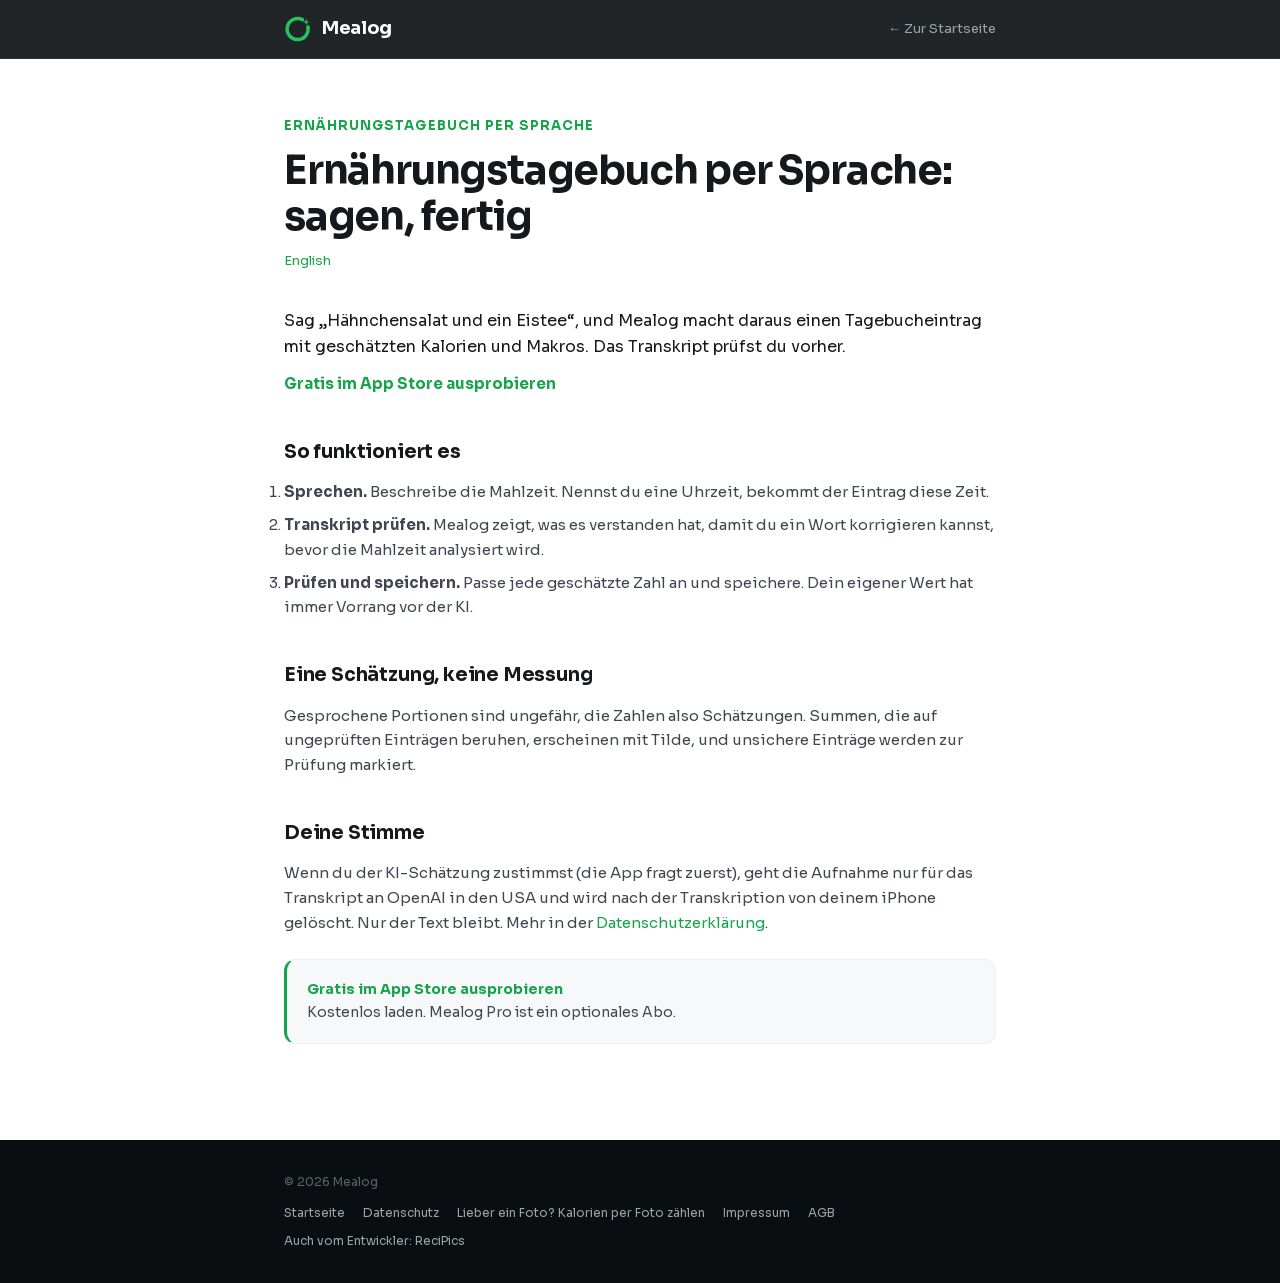
<file: ernaehrungstagebuch-per-sprache.html>
<!DOCTYPE html>
<html lang="de"><head>
<meta charset="utf-8">
<meta name="viewport" content="width=device-width, initial-scale=1">
<title>Ernährungstagebuch per Sprache auf dem iPhone | Mealog</title>
<meta name="description" content="Mahlzeit einsprechen, Mealog legt sie mit geschätzten Kalorien und Makros an. Das Transkript korrigierst du, bevor etwas analysiert wird.">
<meta name="apple-itunes-app" content="app-id=6800812845, app-argument=https://vskromny.github.io/mealog-website/ernaehrungstagebuch-per-sprache.html">
<meta name="theme-color" content="#0B0E11">
<meta name="robots" content="index,follow">
<link rel="canonical" href="https://vskromny.github.io/mealog-website/ernaehrungstagebuch-per-sprache.html">
<link rel="alternate" hreflang="en" href="https://vskromny.github.io/mealog-website/voice-food-diary.html">
<link rel="alternate" hreflang="de" href="https://vskromny.github.io/mealog-website/ernaehrungstagebuch-per-sprache.html">
<link rel="alternate" hreflang="x-default" href="https://vskromny.github.io/mealog-website/voice-food-diary.html">
<link rel="icon" type="image/svg+xml" href="assets/logo/mealog-icon.svg">
<link rel="icon" type="image/png" sizes="32x32" href="assets/logo/favicon-32.png">
<link rel="apple-touch-icon" sizes="180x180" href="assets/logo/favicon-180.png">
<link rel="stylesheet" href="assets/pages.css">
</head>
<body>
<div class="nav"><div class="nav-in">
  <a class="brand" href="./"><img src="assets/logo/mealog-logo.svg" alt="" width="28" height="28"><span>Mealog</span></a>
  <a class="back" href="./">← Zur Startseite</a>
</div></div>
<main>
<div class="eyebrow">Ernährungstagebuch per Sprache</div>
<h1>Ernährungstagebuch per Sprache: sagen, fertig</h1>
<div class="dateline"><a href="voice-food-diary.html">English</a></div>
<p class="lead">Sag „Hähnchensalat und ein Eistee“, und Mealog macht daraus einen Tagebucheintrag mit geschätzten Kalorien und Makros. Das Transkript prüfst du vorher.</p>
<p><a href="https://apps.apple.com/app/id6800812845?pt=10114007&amp;ct=web-voice-de&amp;mt=8"><strong>Gratis im App Store ausprobieren</strong></a></p>
<h2>So funktioniert es</h2>
<ol><li><strong>Sprechen.</strong> Beschreibe die Mahlzeit. Nennst du eine Uhrzeit, bekommt der Eintrag diese Zeit.</li><li><strong>Transkript prüfen.</strong> Mealog zeigt, was es verstanden hat, damit du ein Wort korrigieren kannst, bevor die Mahlzeit analysiert wird.</li><li><strong>Prüfen und speichern.</strong> Passe jede geschätzte Zahl an und speichere. Dein eigener Wert hat immer Vorrang vor der KI.</li></ol>
<h2>Eine Schätzung, keine Messung</h2>
<p>Gesprochene Portionen sind ungefähr, die Zahlen also Schätzungen. Summen, die auf ungeprüften Einträgen beruhen, erscheinen mit Tilde, und unsichere Einträge werden zur Prüfung markiert.</p>
<h2>Deine Stimme</h2>
<p>Wenn du der KI-Schätzung zustimmst (die App fragt zuerst), geht die Aufnahme nur für das Transkript an OpenAI in den USA und wird nach der Transkription von deinem iPhone gelöscht. Nur der Text bleibt. Mehr in der <a href="privacy.de.html">Datenschutzerklärung</a>.</p>
<div class="callout">
<p><a href="https://apps.apple.com/app/id6800812845?pt=10114007&amp;ct=web-voice-de&amp;mt=8"><strong>Gratis im App Store ausprobieren</strong></a><br>Kostenlos laden. Mealog Pro ist ein optionales Abo.</p>
</div>
</main>
<footer><div class="foot-in">
  <span>© 2026 Mealog</span>
  <nav>
    <a href="./">Startseite</a>
    <a href="privacy.de.html">Datenschutz</a>
    <a href="kalorien-per-foto-zaehlen.html">Lieber ein Foto? Kalorien per Foto zählen</a>
    <a href="index.html#impressum">Impressum</a>
    <a href="terms.html">AGB</a>
    <a href="https://recipics.app/">Auch vom Entwickler: ReciPics</a>
  </nav>
</div></footer>
</body></html>
</file>
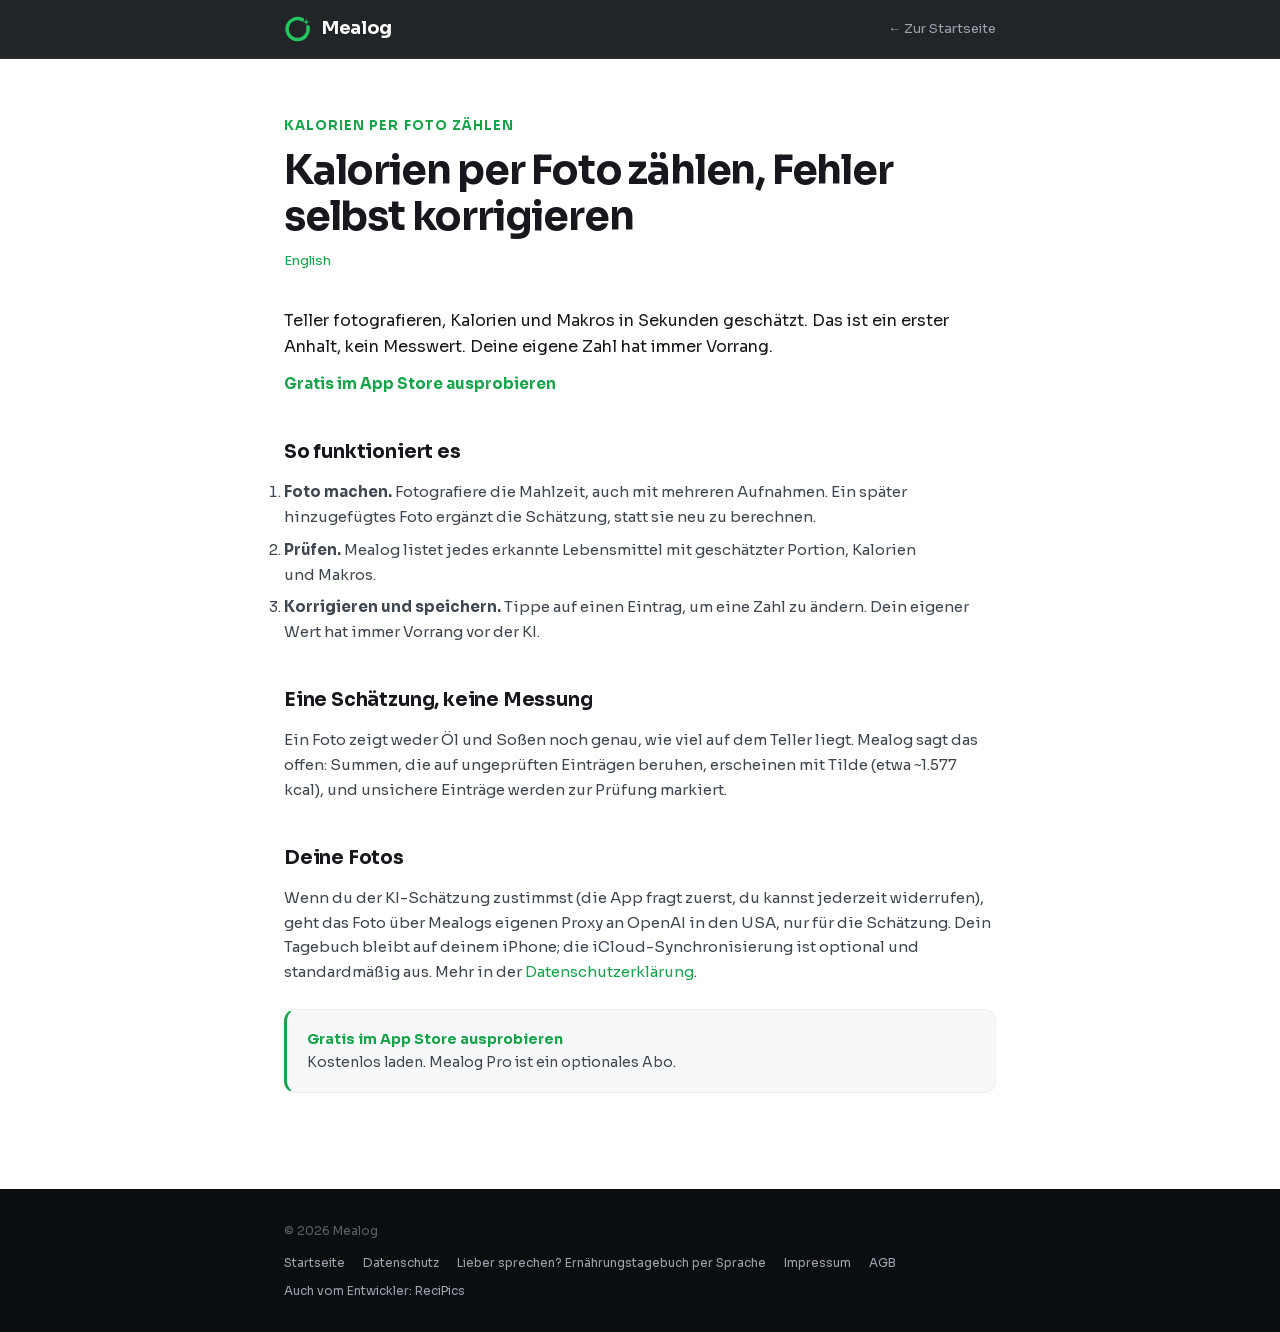
<file: kalorien-per-foto-zaehlen.html>
<!DOCTYPE html>
<html lang="de"><head>
<meta charset="utf-8">
<meta name="viewport" content="width=device-width, initial-scale=1">
<title>Kalorien per Foto zählen auf dem iPhone | Mealog</title>
<meta name="description" content="Mahlzeit fotografieren, Mealog schätzt Kalorien und Makros und speichert sie im Tagebuch. Jede Zahl ist eine korrigierbare Schätzung. Gratis laden.">
<meta name="apple-itunes-app" content="app-id=6800812845, app-argument=https://vskromny.github.io/mealog-website/kalorien-per-foto-zaehlen.html">
<meta name="theme-color" content="#0B0E11">
<meta name="robots" content="index,follow">
<link rel="canonical" href="https://vskromny.github.io/mealog-website/kalorien-per-foto-zaehlen.html">
<link rel="alternate" hreflang="en" href="https://vskromny.github.io/mealog-website/photo-calorie-log.html">
<link rel="alternate" hreflang="de" href="https://vskromny.github.io/mealog-website/kalorien-per-foto-zaehlen.html">
<link rel="alternate" hreflang="x-default" href="https://vskromny.github.io/mealog-website/photo-calorie-log.html">
<link rel="icon" type="image/svg+xml" href="assets/logo/mealog-icon.svg">
<link rel="icon" type="image/png" sizes="32x32" href="assets/logo/favicon-32.png">
<link rel="apple-touch-icon" sizes="180x180" href="assets/logo/favicon-180.png">
<link rel="stylesheet" href="assets/pages.css">
</head>
<body>
<div class="nav"><div class="nav-in">
  <a class="brand" href="./"><img src="assets/logo/mealog-logo.svg" alt="" width="28" height="28"><span>Mealog</span></a>
  <a class="back" href="./">← Zur Startseite</a>
</div></div>
<main>
<div class="eyebrow">Kalorien per Foto zählen</div>
<h1>Kalorien per Foto zählen, Fehler selbst korrigieren</h1>
<div class="dateline"><a href="photo-calorie-log.html">English</a></div>
<p class="lead">Teller fotografieren, Kalorien und Makros in Sekunden geschätzt. Das ist ein erster Anhalt, kein Messwert. Deine eigene Zahl hat immer Vorrang.</p>
<p><a href="https://apps.apple.com/app/id6800812845?pt=10114007&amp;ct=web-photo-de&amp;mt=8"><strong>Gratis im App Store ausprobieren</strong></a></p>
<h2>So funktioniert es</h2>
<ol><li><strong>Foto machen.</strong> Fotografiere die Mahlzeit, auch mit mehreren Aufnahmen. Ein später hinzugefügtes Foto ergänzt die Schätzung, statt sie neu zu berechnen.</li><li><strong>Prüfen.</strong> Mealog listet jedes erkannte Lebensmittel mit geschätzter Portion, Kalorien und Makros.</li><li><strong>Korrigieren und speichern.</strong> Tippe auf einen Eintrag, um eine Zahl zu ändern. Dein eigener Wert hat immer Vorrang vor der KI.</li></ol>
<h2>Eine Schätzung, keine Messung</h2>
<p>Ein Foto zeigt weder Öl und Soßen noch genau, wie viel auf dem Teller liegt. Mealog sagt das offen: Summen, die auf ungeprüften Einträgen beruhen, erscheinen mit Tilde (etwa ~1.577 kcal), und unsichere Einträge werden zur Prüfung markiert.</p>
<h2>Deine Fotos</h2>
<p>Wenn du der KI-Schätzung zustimmst (die App fragt zuerst, du kannst jederzeit widerrufen), geht das Foto über Mealogs eigenen Proxy an OpenAI in den USA, nur für die Schätzung. Dein Tagebuch bleibt auf deinem iPhone; die iCloud-Synchronisierung ist optional und standardmäßig aus. Mehr in der <a href="privacy.de.html">Datenschutzerklärung</a>.</p>
<div class="callout">
<p><a href="https://apps.apple.com/app/id6800812845?pt=10114007&amp;ct=web-photo-de&amp;mt=8"><strong>Gratis im App Store ausprobieren</strong></a><br>Kostenlos laden. Mealog Pro ist ein optionales Abo.</p>
</div>
</main>
<footer><div class="foot-in">
  <span>© 2026 Mealog</span>
  <nav>
    <a href="./">Startseite</a>
    <a href="privacy.de.html">Datenschutz</a>
    <a href="ernaehrungstagebuch-per-sprache.html">Lieber sprechen? Ernährungstagebuch per Sprache</a>
    <a href="index.html#impressum">Impressum</a>
    <a href="terms.html">AGB</a>
    <a href="https://recipics.app/">Auch vom Entwickler: ReciPics</a>
  </nav>
</div></footer>
</body></html>
</file>
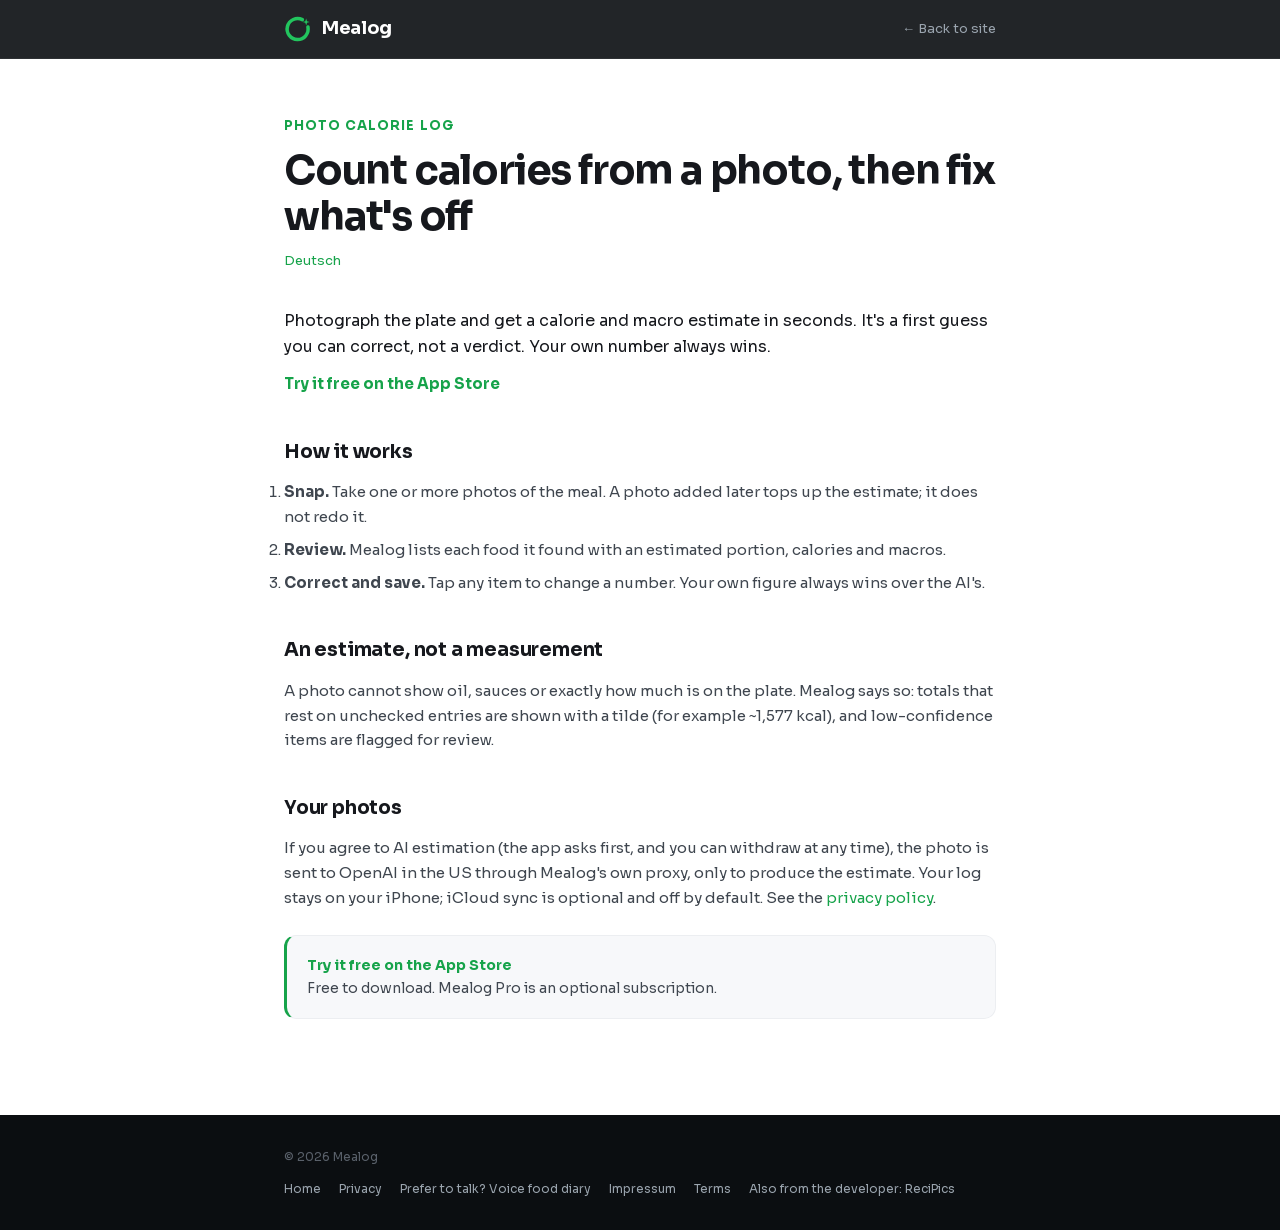
<file: photo-calorie-log.html>
<!DOCTYPE html>
<html lang="en"><head>
<meta charset="utf-8">
<meta name="viewport" content="width=device-width, initial-scale=1">
<title>Count Calories by Photo on iPhone | Mealog</title>
<meta name="description" content="Snap a meal and Mealog estimates calories and macros, then saves it to your food diary. Every number is an estimate you can correct. Free on iPhone.">
<meta name="apple-itunes-app" content="app-id=6800812845, app-argument=https://vskromny.github.io/mealog-website/photo-calorie-log.html">
<meta name="theme-color" content="#0B0E11">
<meta name="robots" content="index,follow">
<link rel="canonical" href="https://vskromny.github.io/mealog-website/photo-calorie-log.html">
<link rel="alternate" hreflang="en" href="https://vskromny.github.io/mealog-website/photo-calorie-log.html">
<link rel="alternate" hreflang="de" href="https://vskromny.github.io/mealog-website/kalorien-per-foto-zaehlen.html">
<link rel="alternate" hreflang="x-default" href="https://vskromny.github.io/mealog-website/photo-calorie-log.html">
<link rel="icon" type="image/svg+xml" href="assets/logo/mealog-icon.svg">
<link rel="icon" type="image/png" sizes="32x32" href="assets/logo/favicon-32.png">
<link rel="apple-touch-icon" sizes="180x180" href="assets/logo/favicon-180.png">
<link rel="stylesheet" href="assets/pages.css">
</head>
<body>
<div class="nav"><div class="nav-in">
  <a class="brand" href="./"><img src="assets/logo/mealog-logo.svg" alt="" width="28" height="28"><span>Mealog</span></a>
  <a class="back" href="./">← Back to site</a>
</div></div>
<main>
<div class="eyebrow">photo calorie log</div>
<h1>Count calories from a photo, then fix what's off</h1>
<div class="dateline"><a href="kalorien-per-foto-zaehlen.html">Deutsch</a></div>
<p class="lead">Photograph the plate and get a calorie and macro estimate in seconds. It's a first guess you can correct, not a verdict. Your own number always wins.</p>
<p><a href="https://apps.apple.com/app/id6800812845?pt=10114007&amp;ct=web-photo-en&amp;mt=8"><strong>Try it free on the App Store</strong></a></p>
<h2>How it works</h2>
<ol><li><strong>Snap.</strong> Take one or more photos of the meal. A photo added later tops up the estimate; it does not redo it.</li><li><strong>Review.</strong> Mealog lists each food it found with an estimated portion, calories and macros.</li><li><strong>Correct and save.</strong> Tap any item to change a number. Your own figure always wins over the AI's.</li></ol>
<h2>An estimate, not a measurement</h2>
<p>A photo cannot show oil, sauces or exactly how much is on the plate. Mealog says so: totals that rest on unchecked entries are shown with a tilde (for example ~1,577 kcal), and low-confidence items are flagged for review.</p>
<h2>Your photos</h2>
<p>If you agree to AI estimation (the app asks first, and you can withdraw at any time), the photo is sent to OpenAI in the US through Mealog's own proxy, only to produce the estimate. Your log stays on your iPhone; iCloud sync is optional and off by default. See the <a href="privacy.html">privacy policy</a>.</p>
<div class="callout">
<p><a href="https://apps.apple.com/app/id6800812845?pt=10114007&amp;ct=web-photo-en&amp;mt=8"><strong>Try it free on the App Store</strong></a><br>Free to download. Mealog Pro is an optional subscription.</p>
</div>
</main>
<footer><div class="foot-in">
  <span>© 2026 Mealog</span>
  <nav>
    <a href="./">Home</a>
    <a href="privacy.html">Privacy</a>
    <a href="voice-food-diary.html">Prefer to talk? Voice food diary</a>
    <a href="index.html#impressum">Impressum</a>
    <a href="terms.html">Terms</a>
    <a href="https://recipics.app/">Also from the developer: ReciPics</a>
  </nav>
</div></footer>
</body></html>
</file>
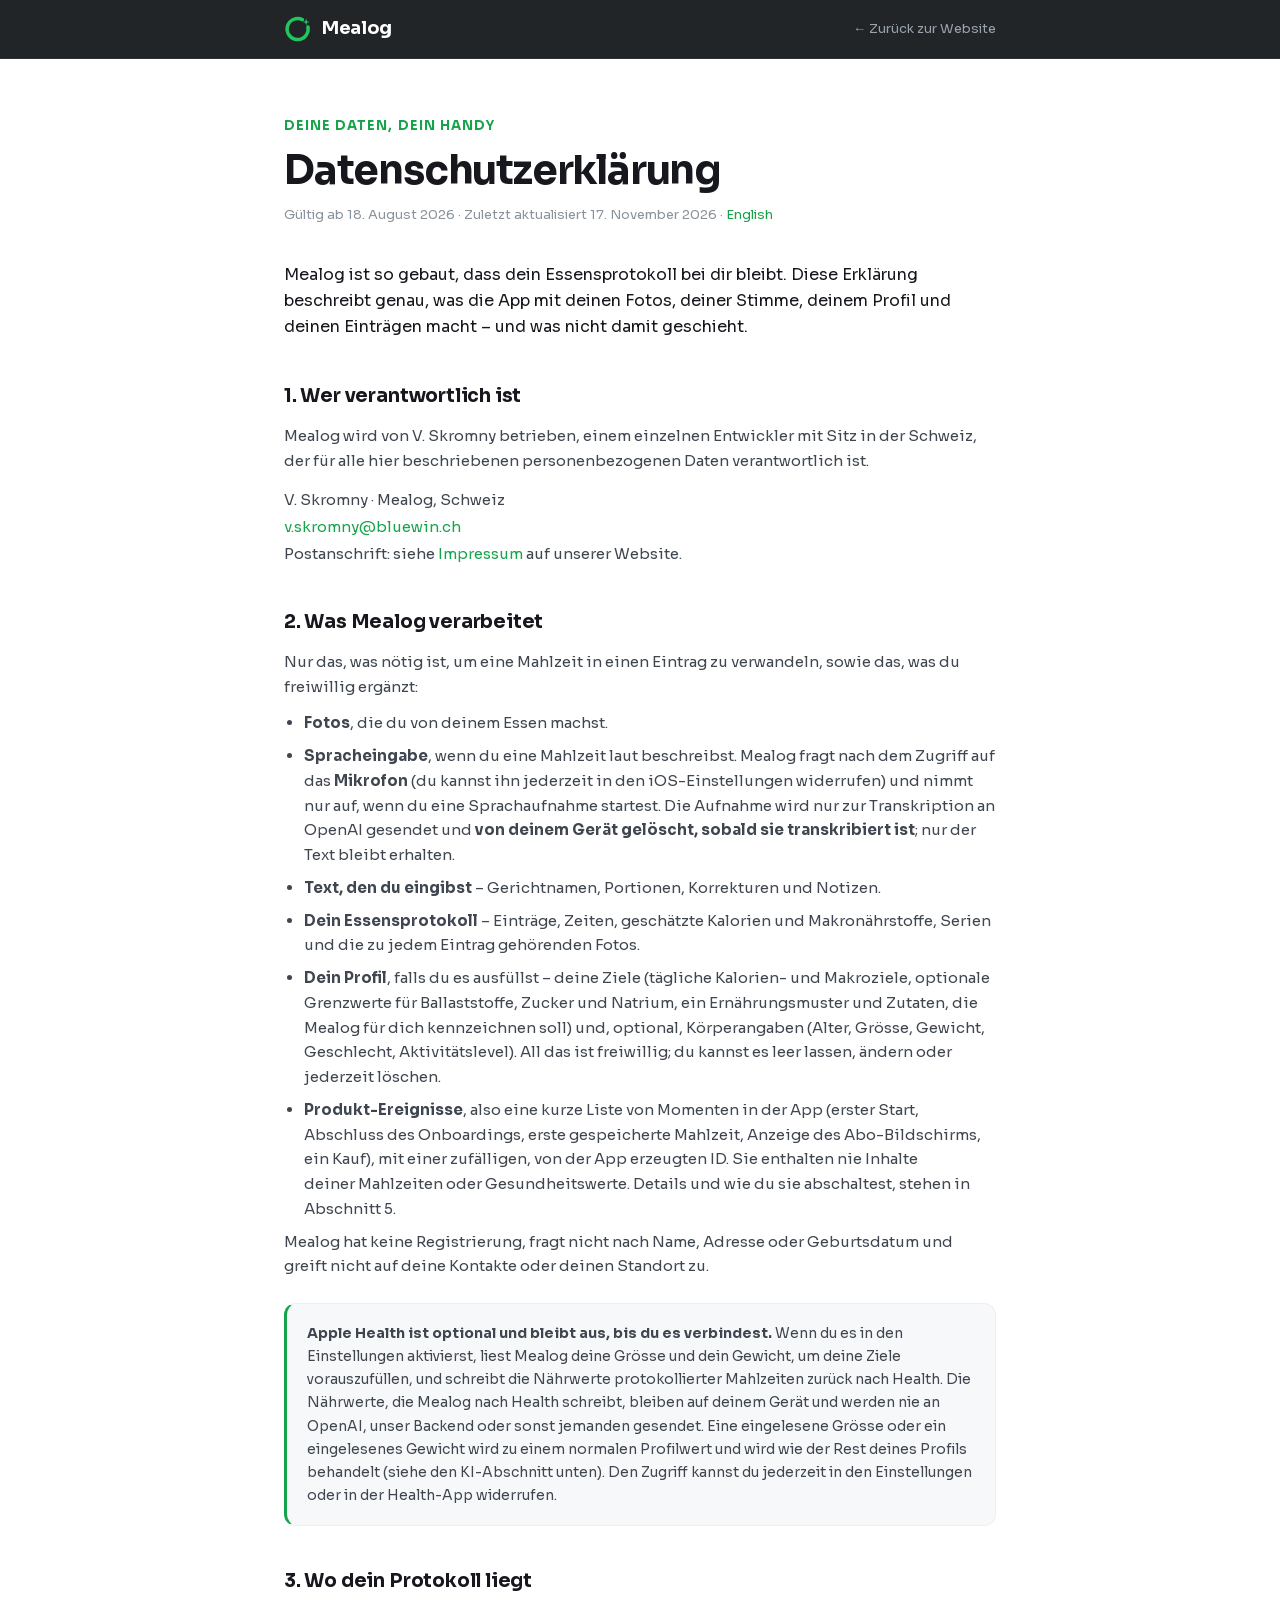
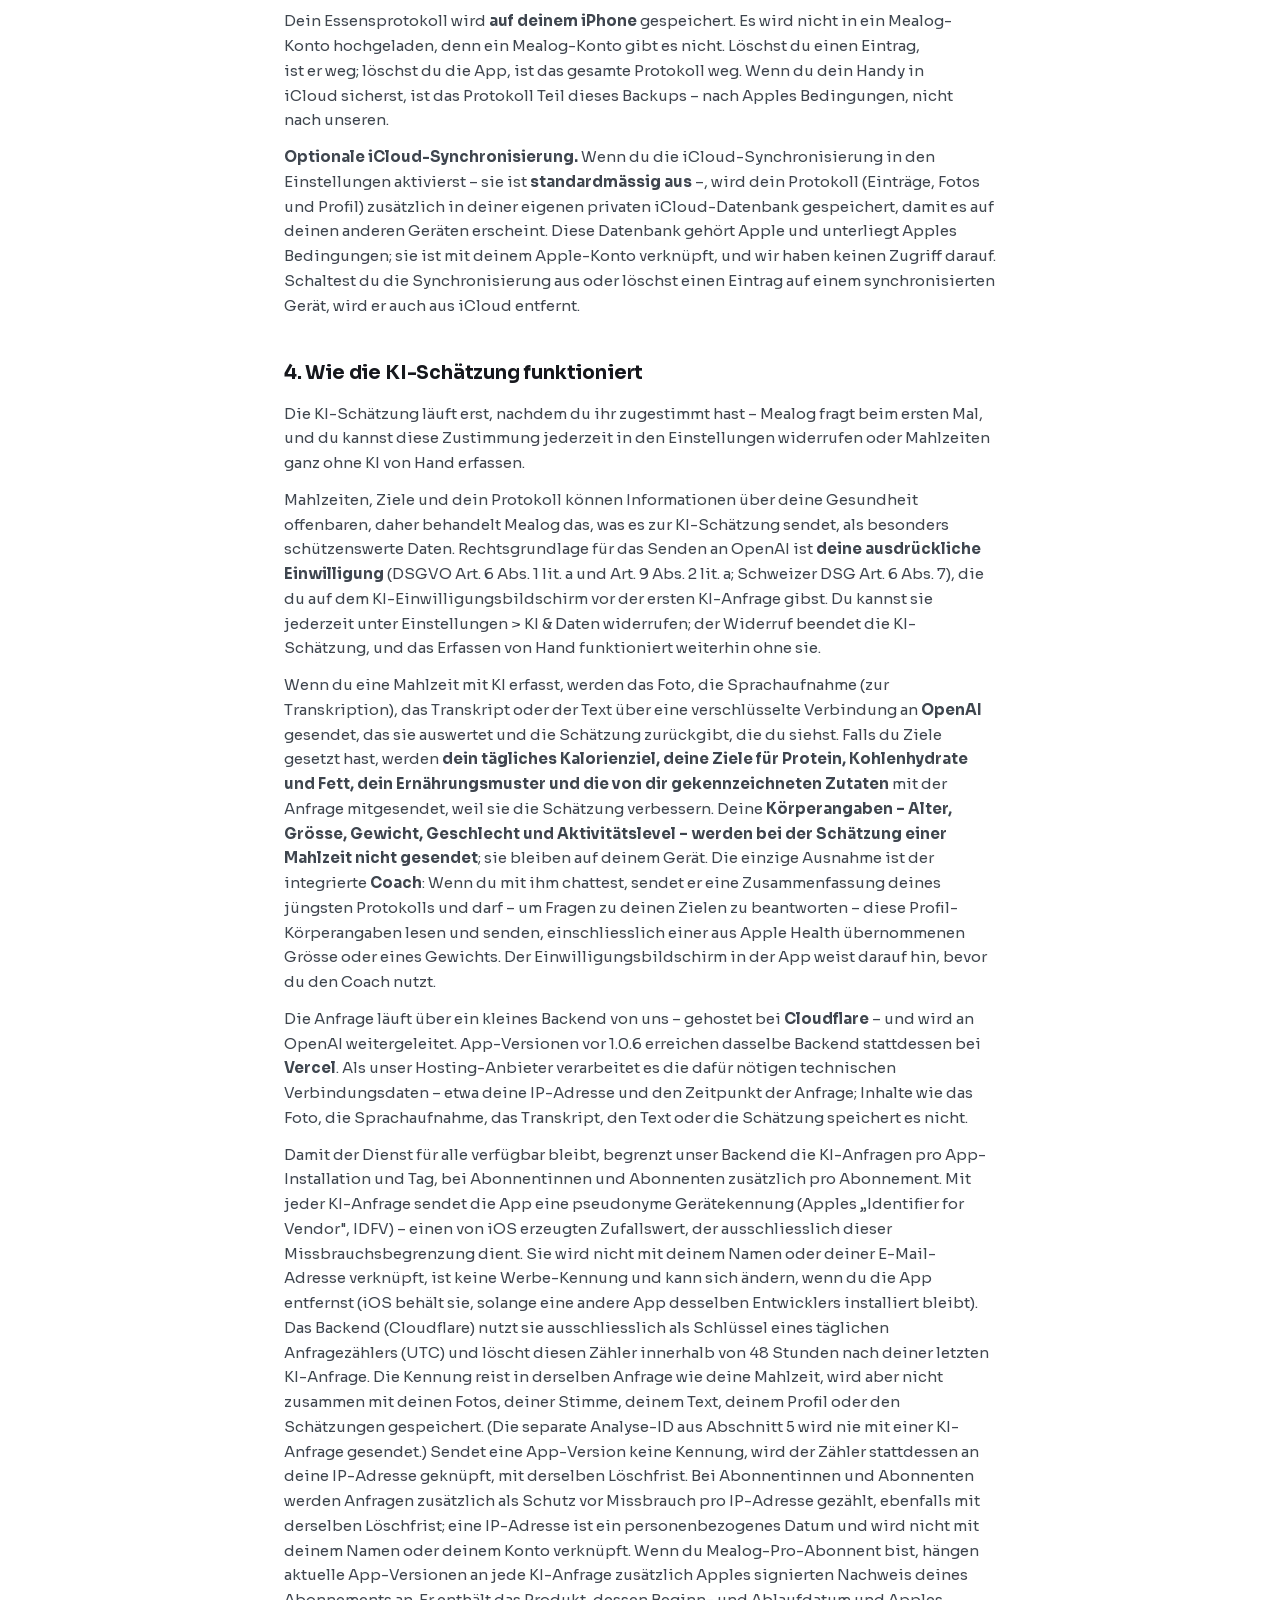
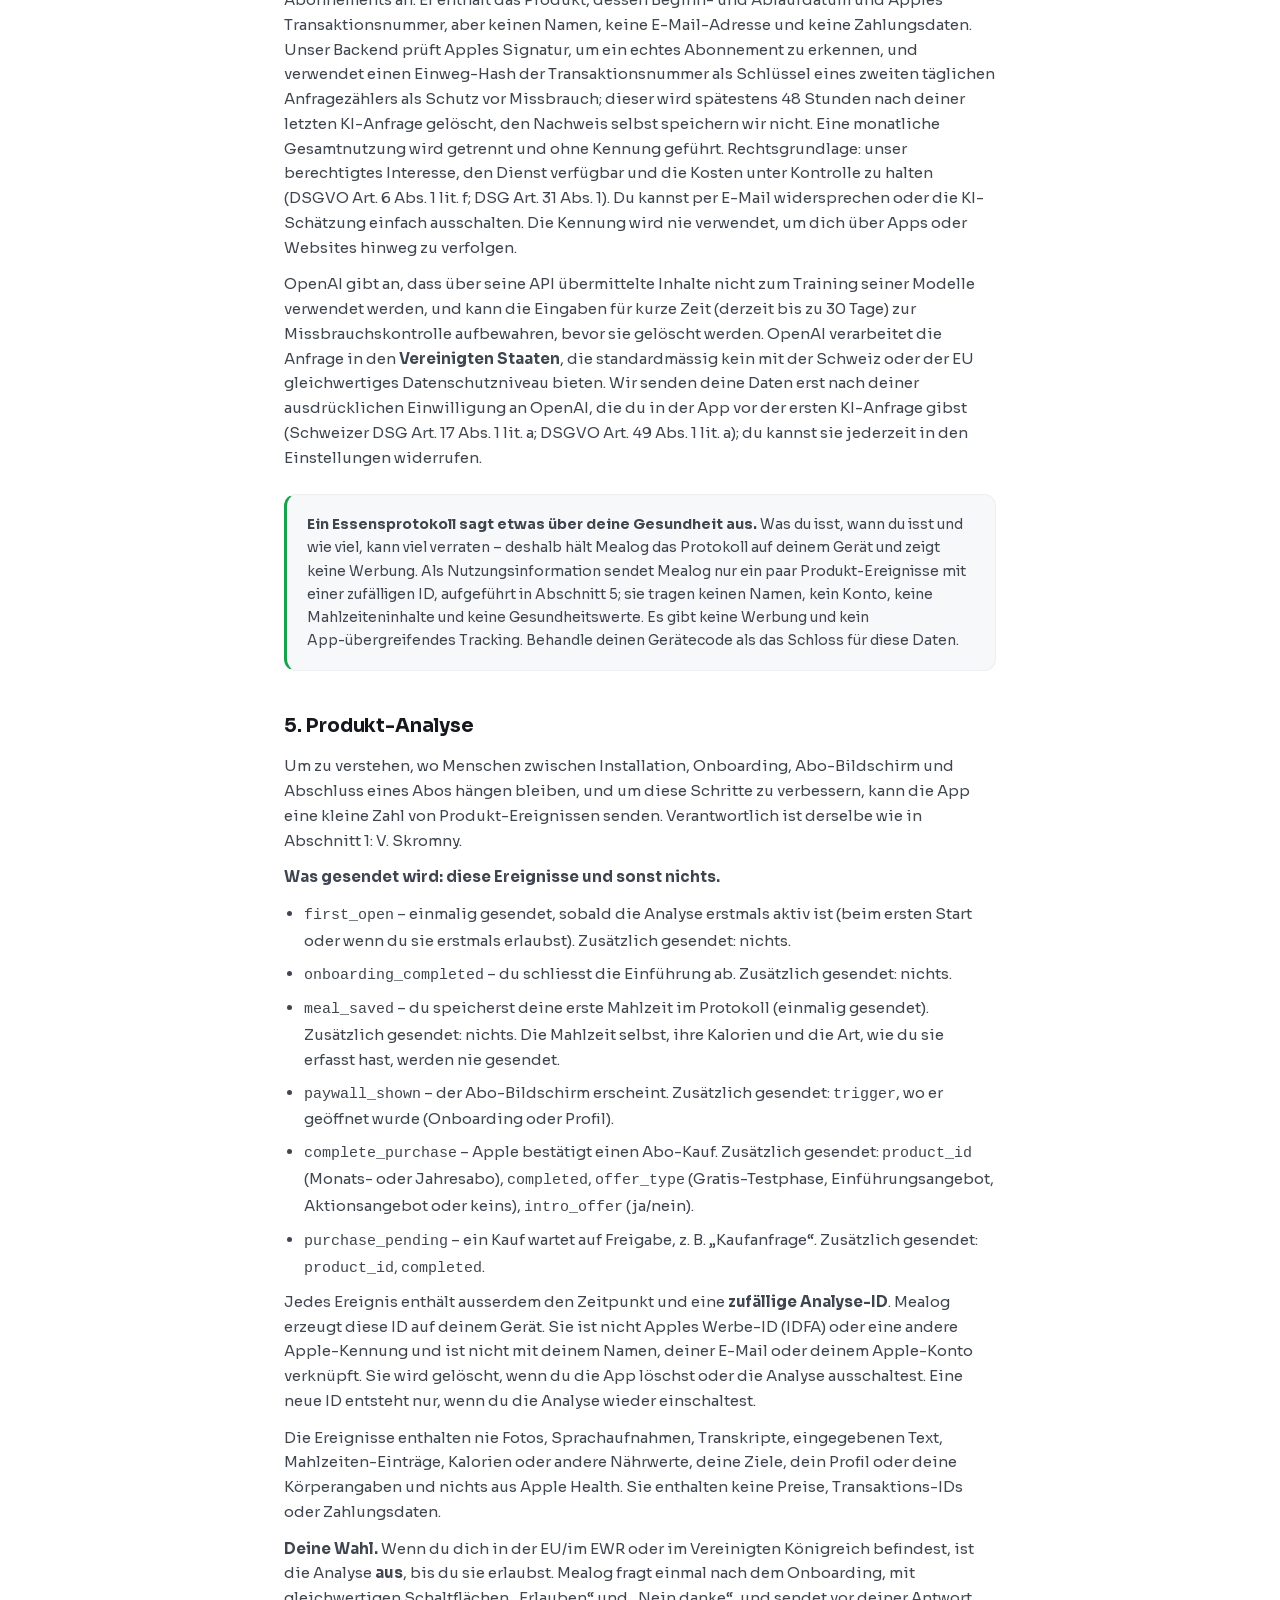
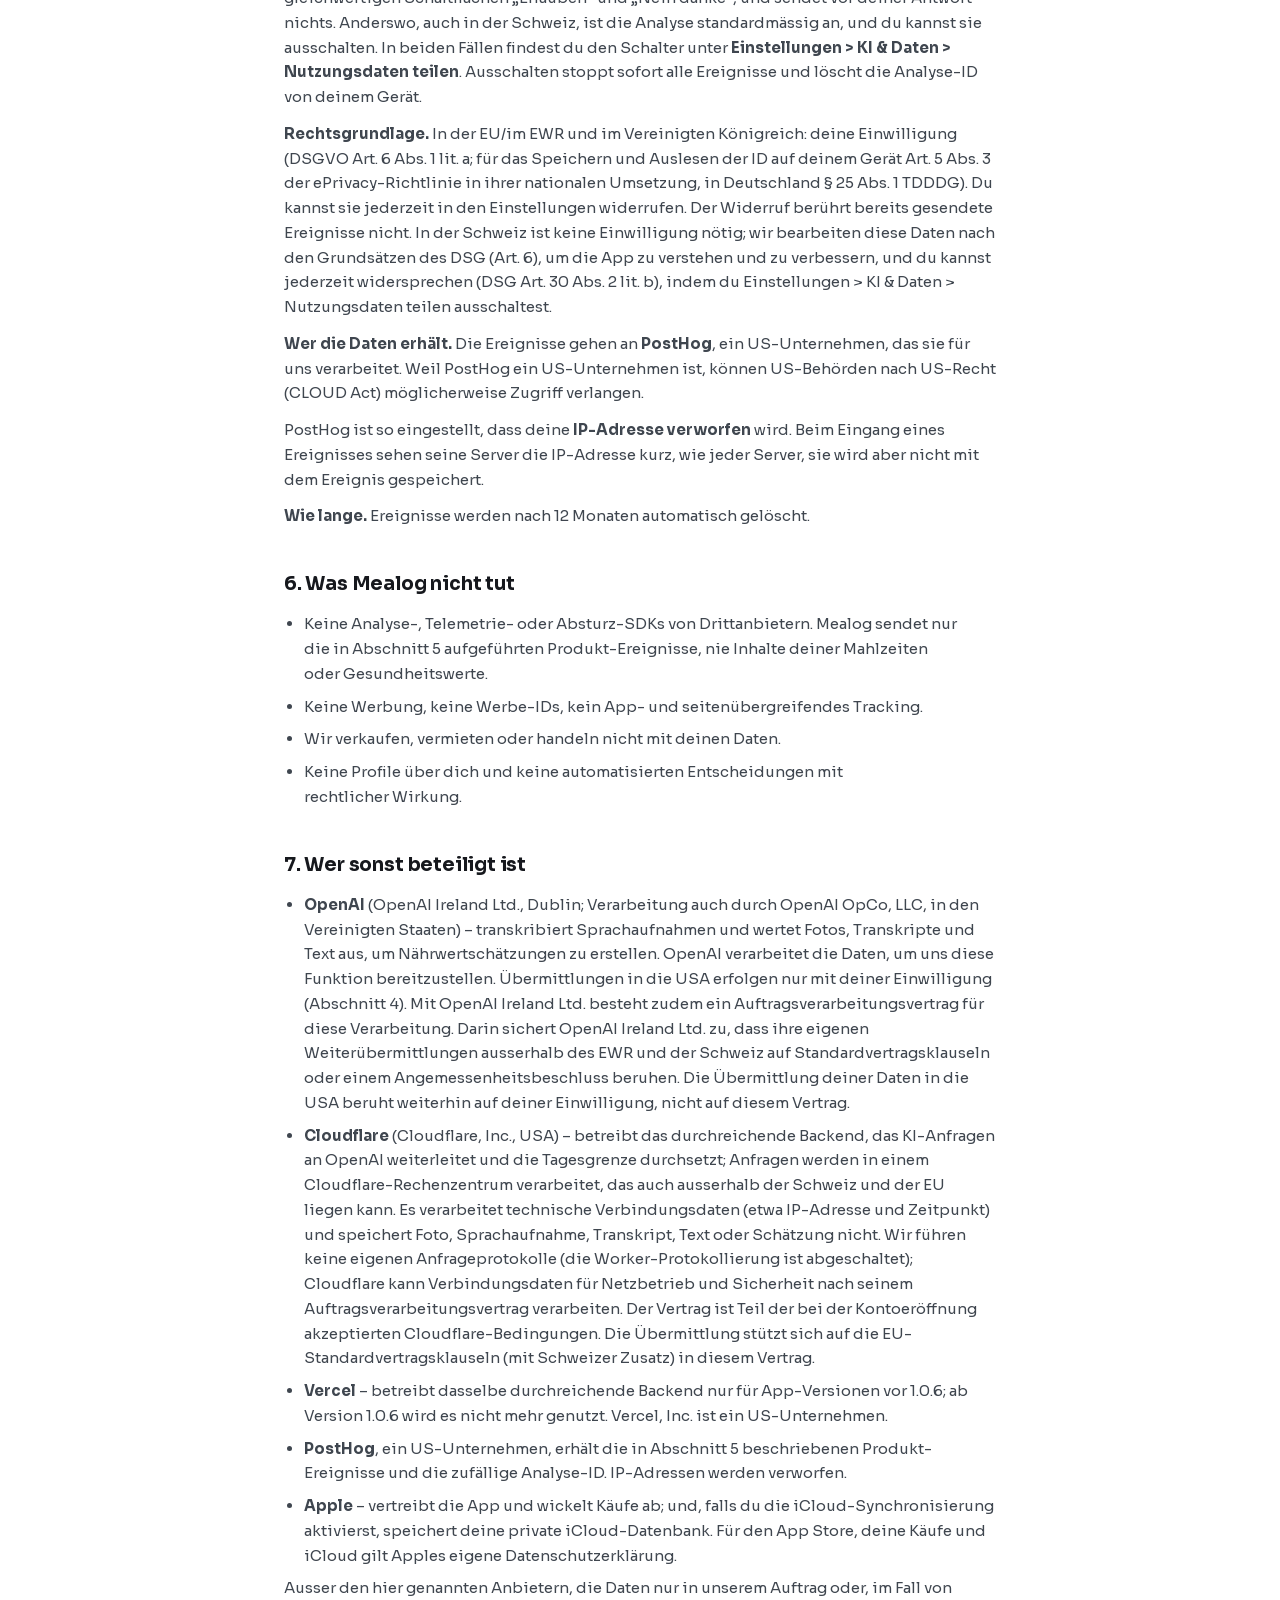
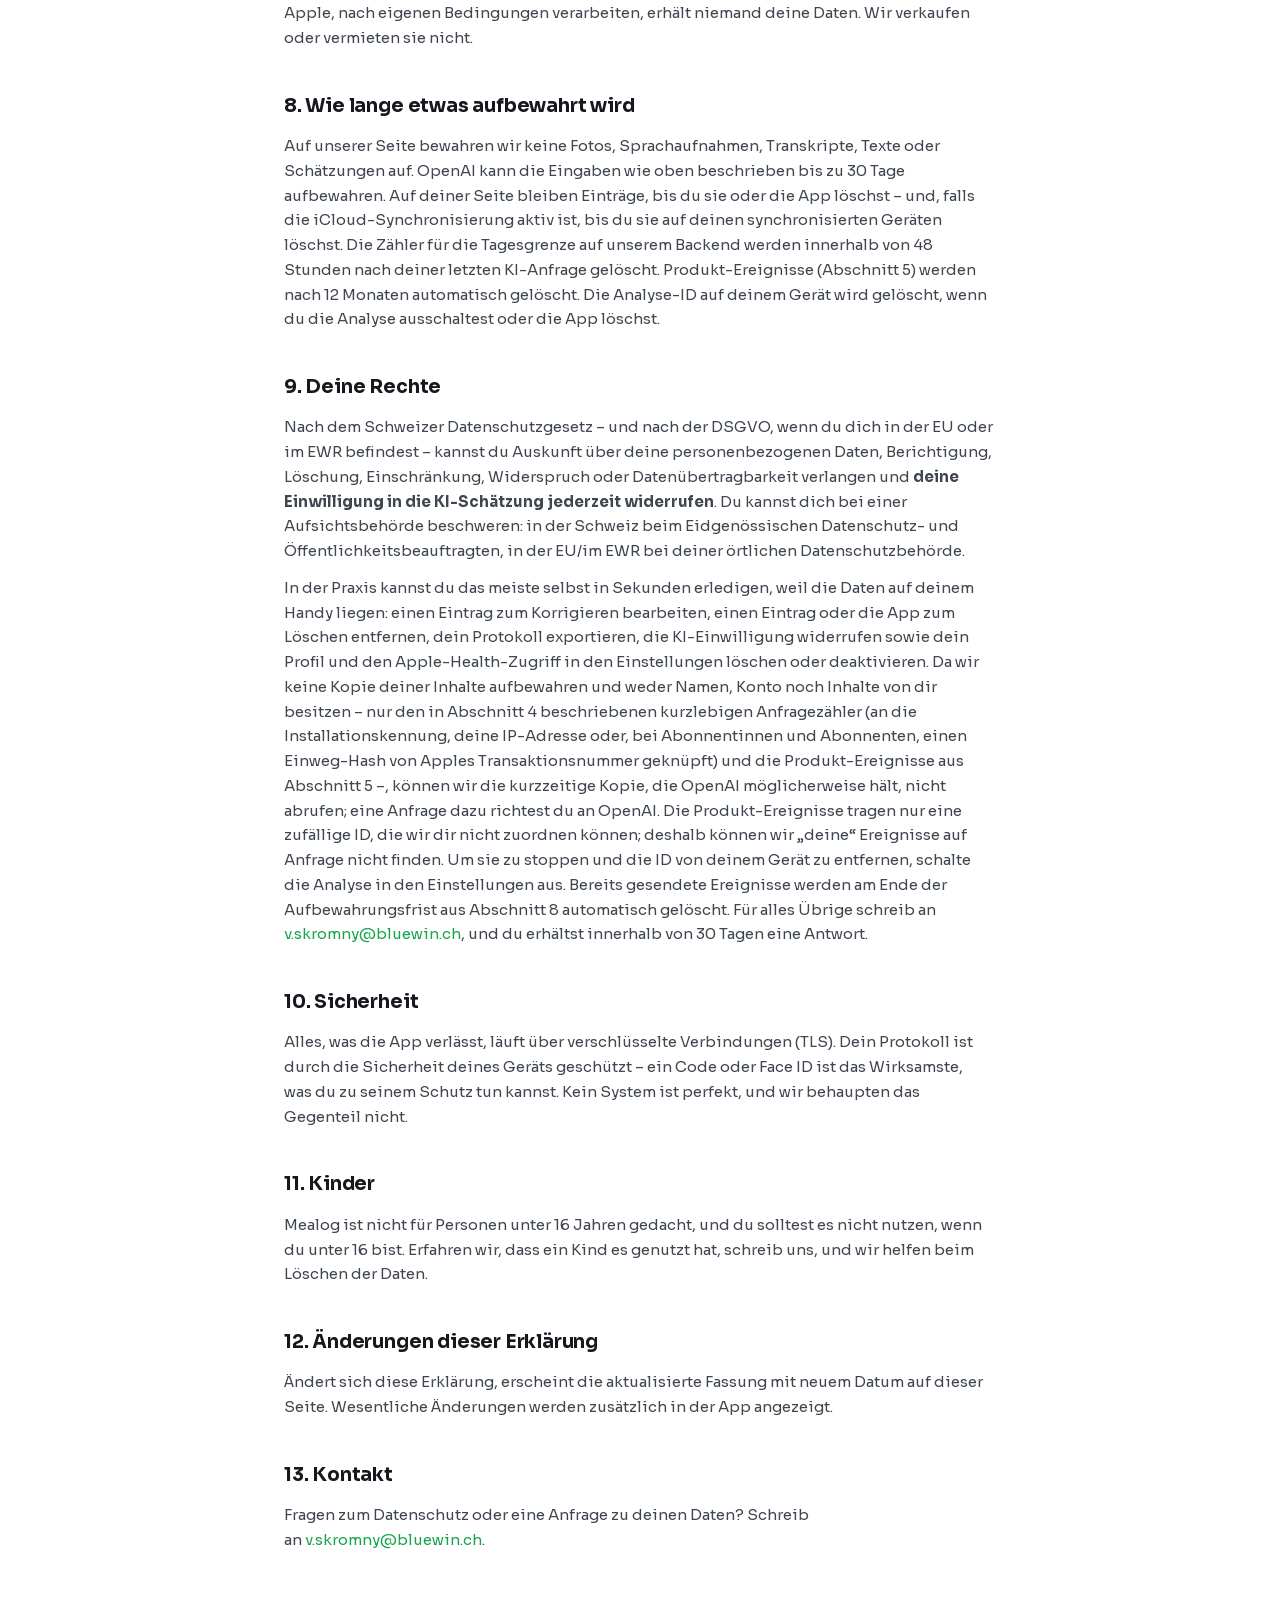
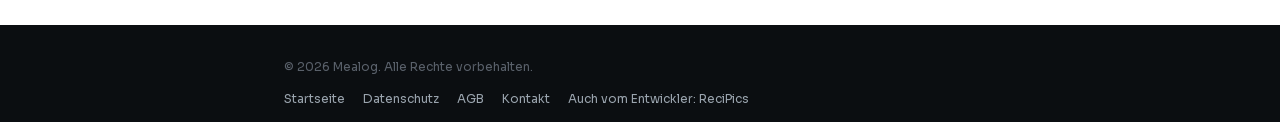
<file: privacy.de.html>
<!DOCTYPE html>
<html lang="de"><head>
<meta charset="utf-8">
<meta name="viewport" content="width=device-width, initial-scale=1">
<title>Datenschutzerklärung — Mealog</title>
<meta name="description" content="Wie Mealog mit Essensfotos, Spracheingabe, deinem Profil und deinem Protokoll umgeht: auf deinem Gerät gespeichert, von OpenAI ausgewertet, optionale Apple-Health- und iCloud-Synchronisierung, nie verkauft, ein paar Produkt-Ereignisse mit einer zufälligen ID, keine Werbung und kein App-übergreifendes Tracking.">
<meta name="theme-color" content="#0B0E11">
<meta name="robots" content="index,follow">
<link rel="icon" type="image/svg+xml" href="assets/logo/mealog-icon.svg">
<link rel="icon" type="image/png" sizes="32x32" href="assets/logo/favicon-32.png">
<link rel="apple-touch-icon" sizes="180x180" href="assets/logo/favicon-180.png">
<link rel="stylesheet" href="assets/pages.css">
</head>
<body>
<div class="nav"><div class="nav-in">
  <a class="brand" href="./"><img src="assets/logo/mealog-logo.svg" alt="" width="28" height="28"><span>Mealog</span></a>
  <a class="back" href="./">← Zurück zur Website</a>
</div></div>
<main>
<div class="eyebrow">deine Daten, dein Handy</div>
<h1>Datenschutzerklärung</h1>
<div class="dateline">Gültig ab 18. August 2026 · Zuletzt aktualisiert 17. November 2026 · <a href="privacy.html">English</a></div>
<p class="lead">Mealog ist so gebaut, dass dein Essensprotokoll bei dir bleibt. Diese Erklärung
beschreibt genau, was die App mit deinen Fotos, deiner Stimme, deinem Profil und deinen Einträgen
macht – und was nicht damit geschieht.</p>

<h2>1. Wer verantwortlich ist</h2>
<p>Mealog wird von V. Skromny betrieben, einem einzelnen Entwickler mit Sitz in der Schweiz, der für
alle hier beschriebenen personenbezogenen Daten verantwortlich ist.</p>
<address>
  V. Skromny · Mealog, Schweiz<br>
  <a href="mailto:v.skromny@bluewin.ch">v.skromny@bluewin.ch</a><br>
  Postanschrift: siehe <a href="./#impressum">Impressum</a> auf unserer Website.
</address>

<h2>2. Was Mealog verarbeitet</h2>
<p>Nur das, was nötig ist, um eine Mahlzeit in einen Eintrag zu verwandeln, sowie das, was du
freiwillig ergänzt:</p>
<ul>
  <li><strong>Fotos</strong>, die du von deinem Essen machst.</li>
  <li><strong>Spracheingabe</strong>, wenn du eine Mahlzeit laut beschreibst. Mealog fragt nach dem
      Zugriff auf das <strong>Mikrofon</strong> (du kannst ihn jederzeit in den iOS-Einstellungen widerrufen)
      und nimmt nur auf, wenn du eine Sprachaufnahme startest. Die Aufnahme wird nur
      zur Transkription an OpenAI gesendet und <strong>von deinem Gerät gelöscht, sobald sie
      transkribiert ist</strong>; nur der Text bleibt erhalten.</li>
  <li><strong>Text, den du eingibst</strong> – Gerichtnamen, Portionen, Korrekturen und Notizen.</li>
  <li><strong>Dein Essensprotokoll</strong> – Einträge, Zeiten, geschätzte Kalorien und
      Makronährstoffe, Serien und die zu jedem Eintrag gehörenden Fotos.</li>
  <li><strong>Dein Profil</strong>, falls du es ausfüllst – deine Ziele (tägliche Kalorien- und
      Makroziele, optionale Grenzwerte für Ballaststoffe, Zucker und Natrium, ein Ernährungsmuster
      und Zutaten, die Mealog für dich kennzeichnen soll) und, optional, Körperangaben (Alter,
      Grösse, Gewicht, Geschlecht, Aktivitätslevel). All das ist freiwillig; du kannst es leer
      lassen, ändern oder jederzeit löschen.</li>
  <li><strong>Produkt-Ereignisse</strong>, also eine kurze Liste von Momenten in der App (erster
      Start, Abschluss des Onboardings, erste gespeicherte Mahlzeit, Anzeige des Abo-Bildschirms, ein Kauf), mit einer
      zufälligen, von der App erzeugten ID. Sie enthalten nie Inhalte deiner Mahlzeiten oder
      Gesundheitswerte. Details und wie du sie abschaltest, stehen in Abschnitt 5.</li>
</ul>
<p>Mealog hat keine Registrierung, fragt nicht nach Name, Adresse oder Geburtsdatum und greift nicht
auf deine Kontakte oder deinen Standort zu.</p>
<div class="callout">
<p><strong>Apple Health ist optional und bleibt aus, bis du es verbindest.</strong> Wenn du es in den
Einstellungen aktivierst, liest Mealog deine Grösse und dein Gewicht, um deine Ziele vorauszufüllen,
und schreibt die Nährwerte protokollierter Mahlzeiten zurück nach Health. Die Nährwerte, die Mealog
nach Health schreibt, bleiben auf deinem Gerät und werden nie an OpenAI, unser Backend oder sonst
jemanden gesendet. Eine eingelesene Grösse oder ein eingelesenes Gewicht wird zu einem normalen
Profilwert und wird wie der Rest deines Profils behandelt (siehe den KI-Abschnitt unten). Den
Zugriff kannst du jederzeit in den Einstellungen oder in der Health-App widerrufen.</p>
</div>

<h2>3. Wo dein Protokoll liegt</h2>
<p>Dein Essensprotokoll wird <strong>auf deinem iPhone</strong> gespeichert. Es wird nicht in ein
Mealog-Konto hochgeladen, denn ein Mealog-Konto gibt es nicht. Löschst du einen Eintrag, ist er weg;
löschst du die App, ist das gesamte Protokoll weg. Wenn du dein Handy in iCloud sicherst, ist das
Protokoll Teil dieses Backups – nach Apples Bedingungen, nicht nach unseren.</p>
<p><strong>Optionale iCloud-Synchronisierung.</strong> Wenn du die iCloud-Synchronisierung in den
Einstellungen aktivierst – sie ist <strong>standardmässig aus</strong> –, wird dein Protokoll
(Einträge, Fotos und Profil) zusätzlich in deiner eigenen privaten iCloud-Datenbank gespeichert,
damit es auf deinen anderen Geräten erscheint. Diese Datenbank gehört Apple und unterliegt Apples
Bedingungen; sie ist mit deinem Apple-Konto verknüpft, und wir haben keinen Zugriff darauf.
Schaltest du die Synchronisierung aus oder löschst einen Eintrag auf einem synchronisierten Gerät,
wird er auch aus iCloud entfernt.</p>

<h2>4. Wie die KI-Schätzung funktioniert</h2>
<p>Die KI-Schätzung läuft erst, nachdem du ihr zugestimmt hast – Mealog fragt beim ersten Mal, und
du kannst diese Zustimmung jederzeit in den Einstellungen widerrufen oder Mahlzeiten ganz ohne KI
von Hand erfassen.</p>
<p>Mahlzeiten, Ziele und dein Protokoll können Informationen über deine Gesundheit offenbaren,
daher behandelt Mealog das, was es zur KI-Schätzung sendet, als besonders schützenswerte Daten.
Rechtsgrundlage für das Senden an OpenAI ist <strong>deine ausdrückliche Einwilligung</strong>
(DSGVO Art. 6 Abs. 1 lit. a und Art. 9 Abs. 2 lit. a; Schweizer DSG Art. 6 Abs. 7), die du auf dem
KI-Einwilligungsbildschirm vor der ersten KI-Anfrage gibst. Du kannst sie jederzeit unter
Einstellungen&nbsp;&gt;&nbsp;KI&nbsp;&amp;&nbsp;Daten widerrufen; der Widerruf beendet die
KI-Schätzung, und das Erfassen von Hand funktioniert weiterhin ohne sie.</p>
<p>Wenn du eine Mahlzeit mit KI erfasst, werden das Foto, die Sprachaufnahme (zur Transkription),
das Transkript oder der Text über eine verschlüsselte Verbindung an <strong>OpenAI</strong>
gesendet, das sie auswertet und die Schätzung zurückgibt, die du siehst. Falls du Ziele gesetzt hast, werden <strong>dein tägliches
Kalorienziel, deine Ziele für Protein, Kohlenhydrate und Fett, dein Ernährungsmuster und die von dir
gekennzeichneten Zutaten</strong> mit der Anfrage mitgesendet, weil sie die Schätzung verbessern.
Deine <strong>Körperangaben – Alter, Grösse, Gewicht, Geschlecht und Aktivitätslevel – werden bei
der Schätzung einer Mahlzeit nicht gesendet</strong>; sie bleiben auf deinem Gerät. Die einzige
Ausnahme ist der integrierte <strong>Coach</strong>: Wenn du mit ihm chattest, sendet er eine
Zusammenfassung deines jüngsten Protokolls und darf – um Fragen zu deinen Zielen zu beantworten –
diese Profil-Körperangaben lesen und senden, einschliesslich einer aus Apple Health übernommenen
Grösse oder eines Gewichts. Der Einwilligungsbildschirm in der App weist darauf hin, bevor du den
Coach nutzt.</p>
<p>Die Anfrage läuft über ein kleines Backend von uns – gehostet bei <strong>Cloudflare</strong> – und wird
an OpenAI weitergeleitet. App-Versionen vor 1.0.6 erreichen dasselbe Backend stattdessen bei
<strong>Vercel</strong>. Als unser Hosting-Anbieter verarbeitet es die dafür nötigen
technischen Verbindungsdaten – etwa deine IP-Adresse und den Zeitpunkt der Anfrage; Inhalte wie das
Foto, die Sprachaufnahme, das Transkript, den Text oder die Schätzung speichert es nicht.</p>
<p>Damit der Dienst für alle verfügbar bleibt, begrenzt unser Backend die KI-Anfragen pro
App-Installation und Tag, bei Abonnentinnen und Abonnenten zusätzlich pro Abonnement. Mit jeder KI-Anfrage sendet die App eine pseudonyme Gerätekennung
(Apples „Identifier for Vendor", IDFV) – einen von iOS erzeugten Zufallswert, der ausschliesslich
dieser Missbrauchsbegrenzung dient. Sie wird nicht mit deinem Namen oder deiner E-Mail-Adresse
verknüpft, ist keine Werbe-Kennung und kann sich ändern, wenn du die App entfernst (iOS behält sie,
solange eine andere App desselben Entwicklers installiert bleibt). Das Backend
(Cloudflare) nutzt sie ausschliesslich als Schlüssel eines täglichen Anfragezählers (UTC) und
löscht diesen Zähler innerhalb von 48 Stunden nach deiner letzten KI-Anfrage. Die
Kennung reist in derselben Anfrage wie deine Mahlzeit, wird aber nicht zusammen mit deinen Fotos,
deiner Stimme, deinem Text, deinem Profil oder den Schätzungen gespeichert. (Die separate Analyse-ID aus Abschnitt 5 wird nie mit einer KI-Anfrage gesendet.) Sendet eine App-Version
keine Kennung, wird der Zähler stattdessen an deine IP-Adresse geknüpft, mit derselben Löschfrist. Bei Abonnentinnen und Abonnenten werden Anfragen zusätzlich als Schutz vor Missbrauch pro IP-Adresse gezählt, ebenfalls mit derselben Löschfrist; eine IP-Adresse ist ein personenbezogenes Datum und wird nicht mit deinem Namen oder deinem Konto verknüpft.
Wenn du Mealog-Pro-Abonnent bist, hängen aktuelle App-Versionen an jede KI-Anfrage zusätzlich Apples signierten Nachweis deines Abonnements an. Er enthält das Produkt, dessen Beginn- und Ablaufdatum und Apples Transaktionsnummer, aber keinen Namen, keine E-Mail-Adresse und keine Zahlungsdaten. Unser Backend prüft Apples Signatur, um ein echtes Abonnement zu erkennen, und verwendet einen Einweg-Hash der Transaktionsnummer als Schlüssel eines zweiten täglichen Anfragezählers als Schutz vor Missbrauch; dieser wird spätestens 48 Stunden nach deiner letzten KI-Anfrage gelöscht, den Nachweis selbst speichern wir nicht. Eine monatliche Gesamtnutzung wird getrennt und ohne Kennung geführt. Rechtsgrundlage: unser berechtigtes Interesse, den Dienst
verfügbar und die Kosten unter Kontrolle zu halten (DSGVO Art. 6 Abs. 1 lit. f; DSG Art. 31
Abs. 1). Du kannst per E-Mail widersprechen oder die KI-Schätzung einfach ausschalten. Die
Kennung wird nie verwendet, um dich über Apps oder Websites hinweg zu verfolgen.</p>
<p>OpenAI gibt an, dass über seine API übermittelte Inhalte nicht zum Training seiner Modelle
verwendet werden, und kann die Eingaben für kurze Zeit (derzeit bis zu 30 Tage) zur Missbrauchs­kontrolle
aufbewahren, bevor sie gelöscht werden. OpenAI verarbeitet die Anfrage in den <strong>Vereinigten
Staaten</strong>, die standardmässig kein mit der Schweiz oder der EU gleichwertiges Datenschutz­niveau
bieten. Wir senden deine Daten erst nach deiner ausdrücklichen Einwilligung an OpenAI, die du in der App vor der ersten KI-Anfrage gibst (Schweizer DSG Art. 17 Abs. 1 lit. a; DSGVO Art. 49 Abs. 1 lit. a); du kannst sie jederzeit in den Einstellungen widerrufen.</p>

<div class="callout">
<p><strong>Ein Essensprotokoll sagt etwas über deine Gesundheit aus.</strong> Was du isst, wann du
isst und wie viel, kann viel verraten – deshalb hält Mealog das Protokoll auf deinem Gerät und zeigt
keine Werbung. Als Nutzungsinformation sendet Mealog nur ein paar Produkt-Ereignisse mit einer
zufälligen ID, aufgeführt in Abschnitt 5; sie tragen keinen Namen, kein Konto, keine
Mahlzeiteninhalte und keine Gesundheitswerte. Es gibt keine Werbung und kein App-übergreifendes
Tracking. Behandle deinen Gerätecode als das Schloss für diese Daten.</p>
</div>

<h2>5. Produkt-Analyse</h2>
<p>Um zu verstehen, wo Menschen zwischen Installation, Onboarding, Abo-Bildschirm und Abschluss
eines Abos hängen bleiben, und um diese Schritte zu verbessern, kann die App eine kleine Zahl von
Produkt-Ereignissen senden. Verantwortlich ist derselbe wie in Abschnitt 1: V. Skromny.</p>
<p><strong>Was gesendet wird: diese Ereignisse und sonst nichts.</strong></p>
<ul>
  <li><code>first_open</code> – einmalig gesendet, sobald die Analyse erstmals aktiv ist (beim ersten Start oder wenn du sie
      erstmals erlaubst). Zusätzlich gesendet: nichts.</li>
  <li><code>onboarding_completed</code> – du schliesst die Einführung ab. Zusätzlich gesendet:
      nichts.</li>
  <li><code>meal_saved</code> – du speicherst deine erste Mahlzeit im Protokoll (einmalig gesendet). Zusätzlich
      gesendet: nichts. Die Mahlzeit selbst, ihre Kalorien und die Art, wie du sie erfasst hast, werden nie gesendet.</li>
  <li><code>paywall_shown</code> – der Abo-Bildschirm erscheint. Zusätzlich gesendet:
      <code>trigger</code>, wo er geöffnet wurde (Onboarding oder Profil).</li>
  <li><code>complete_purchase</code> – Apple bestätigt einen Abo-Kauf. Zusätzlich gesendet:
      <code>product_id</code> (Monats- oder Jahresabo), <code>completed</code>,
      <code>offer_type</code> (Gratis-Testphase, Einführungsangebot, Aktionsangebot oder keins),
      <code>intro_offer</code> (ja/nein).</li>
  <li><code>purchase_pending</code> – ein Kauf wartet auf Freigabe, z.&nbsp;B. „Kaufanfrage“.
      Zusätzlich gesendet: <code>product_id</code>, <code>completed</code>.</li>
</ul>
<p>Jedes Ereignis enthält ausserdem den Zeitpunkt und eine <strong>zufällige Analyse-ID</strong>.
Mealog erzeugt diese ID auf deinem Gerät. Sie ist nicht Apples Werbe-ID (IDFA) oder eine andere
Apple-Kennung und ist nicht mit deinem Namen, deiner E-Mail oder deinem Apple-Konto verknüpft. Sie
wird gelöscht, wenn du die App löschst oder die Analyse ausschaltest. Eine neue ID entsteht nur,
wenn du die Analyse wieder einschaltest.</p>
<p>Die Ereignisse enthalten nie Fotos, Sprachaufnahmen, Transkripte, eingegebenen Text,
Mahlzeiten-Einträge, Kalorien oder andere Nährwerte, deine Ziele, dein Profil oder deine
Körperangaben und nichts aus Apple Health. Sie enthalten keine Preise, Transaktions-IDs oder
Zahlungsdaten.</p>
<p><strong>Deine Wahl.</strong> Wenn du dich in der EU/im EWR oder im Vereinigten Königreich
befindest, ist die Analyse <strong>aus</strong>, bis du sie erlaubst. Mealog fragt einmal nach dem
Onboarding, mit gleichwertigen Schaltflächen „Erlauben“ und „Nein danke“, und sendet vor deiner
Antwort nichts. Anderswo, auch in der Schweiz, ist die Analyse standardmässig an, und du kannst sie
ausschalten. In beiden Fällen findest du den Schalter unter
<strong>Einstellungen&nbsp;&gt; KI&nbsp;&amp;&nbsp;Daten&nbsp;&gt; Nutzungsdaten teilen</strong>. Ausschalten stoppt sofort alle
Ereignisse und löscht die Analyse-ID von deinem Gerät.</p>
<p><strong>Rechtsgrundlage.</strong> In der EU/im EWR und im Vereinigten Königreich: deine
Einwilligung (DSGVO Art. 6 Abs. 1 lit. a; für das Speichern und Auslesen der ID auf deinem Gerät
Art. 5 Abs. 3 der ePrivacy-Richtlinie in ihrer nationalen Umsetzung, in Deutschland § 25 Abs. 1
TDDDG). Du kannst sie jederzeit in den Einstellungen widerrufen. Der Widerruf berührt bereits
gesendete Ereignisse nicht. In der Schweiz ist keine Einwilligung nötig; wir bearbeiten diese Daten nach den Grundsätzen des
DSG (Art. 6), um die App zu verstehen und zu verbessern, und du kannst jederzeit widersprechen
(DSG Art. 30 Abs. 2 lit. b), indem du Einstellungen&nbsp;&gt; KI&nbsp;&amp;&nbsp;Daten&nbsp;&gt; Nutzungsdaten teilen ausschaltest.</p>
<p><strong>Wer die Daten erhält.</strong> Die Ereignisse gehen an <strong>PostHog</strong>, ein
US-Unternehmen, das sie für uns verarbeitet. Weil PostHog ein US-Unternehmen ist, können US-Behörden
nach US-Recht (CLOUD Act) möglicherweise Zugriff verlangen.</p>
<p>PostHog ist so eingestellt, dass deine <strong>IP-Adresse verworfen</strong> wird. Beim Eingang eines Ereignisses sehen seine Server die IP-Adresse kurz, wie jeder
Server, sie wird aber nicht mit dem Ereignis gespeichert.</p>
<p><strong>Wie lange.</strong> Ereignisse werden nach 12 Monaten automatisch gelöscht.</p>

<h2>6. Was Mealog nicht tut</h2>
<ul>
  <li>Keine Analyse-, Telemetrie- oder Absturz-SDKs von Drittanbietern. Mealog sendet nur die in
      Abschnitt 5 aufgeführten Produkt-Ereignisse, nie Inhalte deiner Mahlzeiten oder
      Gesundheitswerte.</li>
  <li>Keine Werbung, keine Werbe-IDs, kein App- und seitenübergreifendes Tracking.</li>
  <li>Wir verkaufen, vermieten oder handeln nicht mit deinen Daten.</li>
  <li>Keine Profile über dich und keine automatisierten Entscheidungen mit rechtlicher Wirkung.</li>
</ul>

<h2>7. Wer sonst beteiligt ist</h2>
<ul>
  <li><strong>OpenAI</strong> (OpenAI Ireland Ltd., Dublin; Verarbeitung auch durch OpenAI OpCo,
      LLC, in den Vereinigten Staaten) – transkribiert Sprachaufnahmen und wertet Fotos,
      Transkripte und Text aus, um Nährwertschätzungen zu erstellen. OpenAI verarbeitet die Daten, um uns diese Funktion bereitzustellen. Übermittlungen in die USA erfolgen nur mit deiner Einwilligung (Abschnitt 4).
      Mit OpenAI Ireland Ltd. besteht zudem ein Auftragsverarbeitungsvertrag für diese Verarbeitung. Darin
      sichert OpenAI Ireland Ltd. zu, dass ihre eigenen Weiterübermittlungen ausserhalb des EWR und der
      Schweiz auf Standardvertragsklauseln oder einem Angemessenheitsbeschluss beruhen. Die Übermittlung
      deiner Daten in die USA beruht weiterhin auf deiner Einwilligung, nicht auf diesem Vertrag.</li>
  <li><strong>Cloudflare</strong> (Cloudflare, Inc., USA) – betreibt das durchreichende Backend, das
      KI-Anfragen an OpenAI weiterleitet und die Tagesgrenze durchsetzt; Anfragen werden in einem
      Cloudflare-Rechenzentrum verarbeitet, das auch ausserhalb der Schweiz und der EU liegen kann.
      Es verarbeitet technische Verbindungsdaten (etwa IP-Adresse und Zeitpunkt) und speichert
      Foto, Sprachaufnahme, Transkript, Text oder Schätzung nicht. Wir führen
      keine eigenen Anfrageprotokolle (die Worker-Protokollierung ist abgeschaltet); Cloudflare kann
      Verbindungsdaten für Netzbetrieb und Sicherheit nach seinem Auftragsverarbeitungsvertrag
      verarbeiten. Der Vertrag ist Teil der bei der Kontoeröffnung akzeptierten Cloudflare-Bedingungen.
      Die Übermittlung stützt sich auf die EU-Standardvertragsklauseln (mit Schweizer Zusatz) in
      diesem Vertrag.</li>
  <li><strong>Vercel</strong> – betreibt dasselbe durchreichende Backend nur für App-Versionen vor
      1.0.6; ab Version 1.0.6 wird es nicht mehr genutzt. Vercel, Inc. ist ein US-Unternehmen.</li>
  <li><strong>PostHog</strong>, ein US-Unternehmen, erhält die in Abschnitt 5 beschriebenen
      Produkt-Ereignisse und die zufällige Analyse-ID. IP-Adressen werden verworfen.</li>
  <li><strong>Apple</strong> – vertreibt die App und wickelt Käufe ab; und, falls du die
      iCloud-Synchronisierung aktivierst, speichert deine private iCloud-Datenbank. Für den App Store,
      deine Käufe und iCloud gilt Apples eigene Datenschutzerklärung.</li>
</ul>
<p>Ausser den hier genannten Anbietern, die Daten nur in unserem Auftrag oder, im Fall von Apple,
nach eigenen Bedingungen verarbeiten, erhält niemand deine Daten. Wir verkaufen oder vermieten sie
nicht.</p>

<h2>8. Wie lange etwas aufbewahrt wird</h2>
<p>Auf unserer Seite bewahren wir keine Fotos, Sprachaufnahmen, Transkripte, Texte oder Schätzungen auf.
OpenAI kann die Eingaben wie oben beschrieben bis zu 30 Tage aufbewahren. Auf deiner Seite bleiben
Einträge, bis du sie oder die App löschst – und, falls die iCloud-Synchronisierung aktiv ist, bis
du sie auf deinen synchronisierten Geräten löschst. Die Zähler für die Tagesgrenze auf unserem
Backend werden innerhalb von 48 Stunden nach deiner letzten KI-Anfrage gelöscht. Produkt-Ereignisse
(Abschnitt 5) werden nach 12 Monaten automatisch gelöscht. Die Analyse-ID auf deinem Gerät wird
gelöscht, wenn du die Analyse ausschaltest oder die App löschst.</p>

<h2>9. Deine Rechte</h2>
<p>Nach dem Schweizer Datenschutzgesetz – und nach der DSGVO, wenn du dich in der EU oder im EWR
befindest – kannst du Auskunft über deine personenbezogenen Daten, Berichtigung, Löschung,
Einschränkung, Widerspruch oder Datenübertragbarkeit verlangen und <strong>deine Einwilligung in
die KI-Schätzung jederzeit widerrufen</strong>. Du kannst dich bei einer Aufsichtsbehörde
beschweren: in der Schweiz beim Eidgenössischen Datenschutz- und Öffentlichkeitsbeauftragten, in
der EU/im EWR bei deiner örtlichen Datenschutzbehörde.</p>
<p>In der Praxis kannst du das meiste selbst in Sekunden erledigen, weil die Daten auf deinem Handy
liegen: einen Eintrag zum Korrigieren bearbeiten, einen Eintrag oder die App zum Löschen entfernen,
dein Protokoll exportieren, die KI-Einwilligung widerrufen sowie dein Profil und den
Apple-Health-Zugriff in den Einstellungen löschen oder deaktivieren. Da wir keine Kopie deiner
Inhalte aufbewahren und weder Namen, Konto noch Inhalte von dir besitzen – nur den in Abschnitt 4
beschriebenen kurzlebigen Anfragezähler (an die Installationskennung, deine IP-Adresse oder, bei Abonnentinnen und Abonnenten, einen Einweg-Hash von Apples Transaktionsnummer geknüpft) und die Produkt-Ereignisse aus Abschnitt 5 –, können wir die kurzzeitige Kopie, die OpenAI
möglicherweise hält, nicht abrufen; eine Anfrage dazu richtest du an OpenAI. Die Produkt-Ereignisse tragen nur eine zufällige ID, die wir dir nicht zuordnen können;
deshalb können wir „deine“ Ereignisse auf Anfrage nicht finden. Um sie zu stoppen und die ID von
deinem Gerät zu entfernen, schalte die Analyse in den Einstellungen aus. Bereits gesendete
Ereignisse werden am Ende der Aufbewahrungsfrist aus Abschnitt 8 automatisch gelöscht. Für alles
Übrige schreib an <a href="mailto:v.skromny@bluewin.ch">v.skromny@bluewin.ch</a>, und du erhältst
innerhalb von 30 Tagen eine Antwort.</p>

<h2>10. Sicherheit</h2>
<p>Alles, was die App verlässt, läuft über verschlüsselte Verbindungen (TLS). Dein Protokoll ist
durch die Sicherheit deines Geräts geschützt – ein Code oder Face ID ist das Wirksamste, was du zu
seinem Schutz tun kannst. Kein System ist perfekt, und wir behaupten das Gegenteil nicht.</p>

<h2>11. Kinder</h2>
<p>Mealog ist nicht für Personen unter 16 Jahren gedacht, und du solltest es nicht nutzen, wenn du
unter 16 bist. Erfahren wir, dass ein Kind es genutzt hat, schreib uns, und wir helfen beim Löschen
der Daten.</p>

<h2>12. Änderungen dieser Erklärung</h2>
<p>Ändert sich diese Erklärung, erscheint die aktualisierte Fassung mit neuem Datum auf dieser
Seite. Wesentliche Änderungen werden zusätzlich in der App angezeigt.</p>

<h2>13. Kontakt</h2>
<p>Fragen zum Datenschutz oder eine Anfrage zu deinen Daten? Schreib an
<a href="mailto:v.skromny@bluewin.ch">v.skromny@bluewin.ch</a>.</p>
</main>
<footer><div class="foot-in">
  <span>© 2026 Mealog. Alle Rechte vorbehalten.</span>
  <nav>
    <a href="./">Startseite</a>
    <a href="privacy.de.html">Datenschutz</a>
    <a href="terms.html">AGB</a>
    <a href="mailto:v.skromny@bluewin.ch">Kontakt</a>
    <a href="https://recipics.app/">Auch vom Entwickler: ReciPics</a>
  </nav>
</div></footer>
</body></html>
</file>
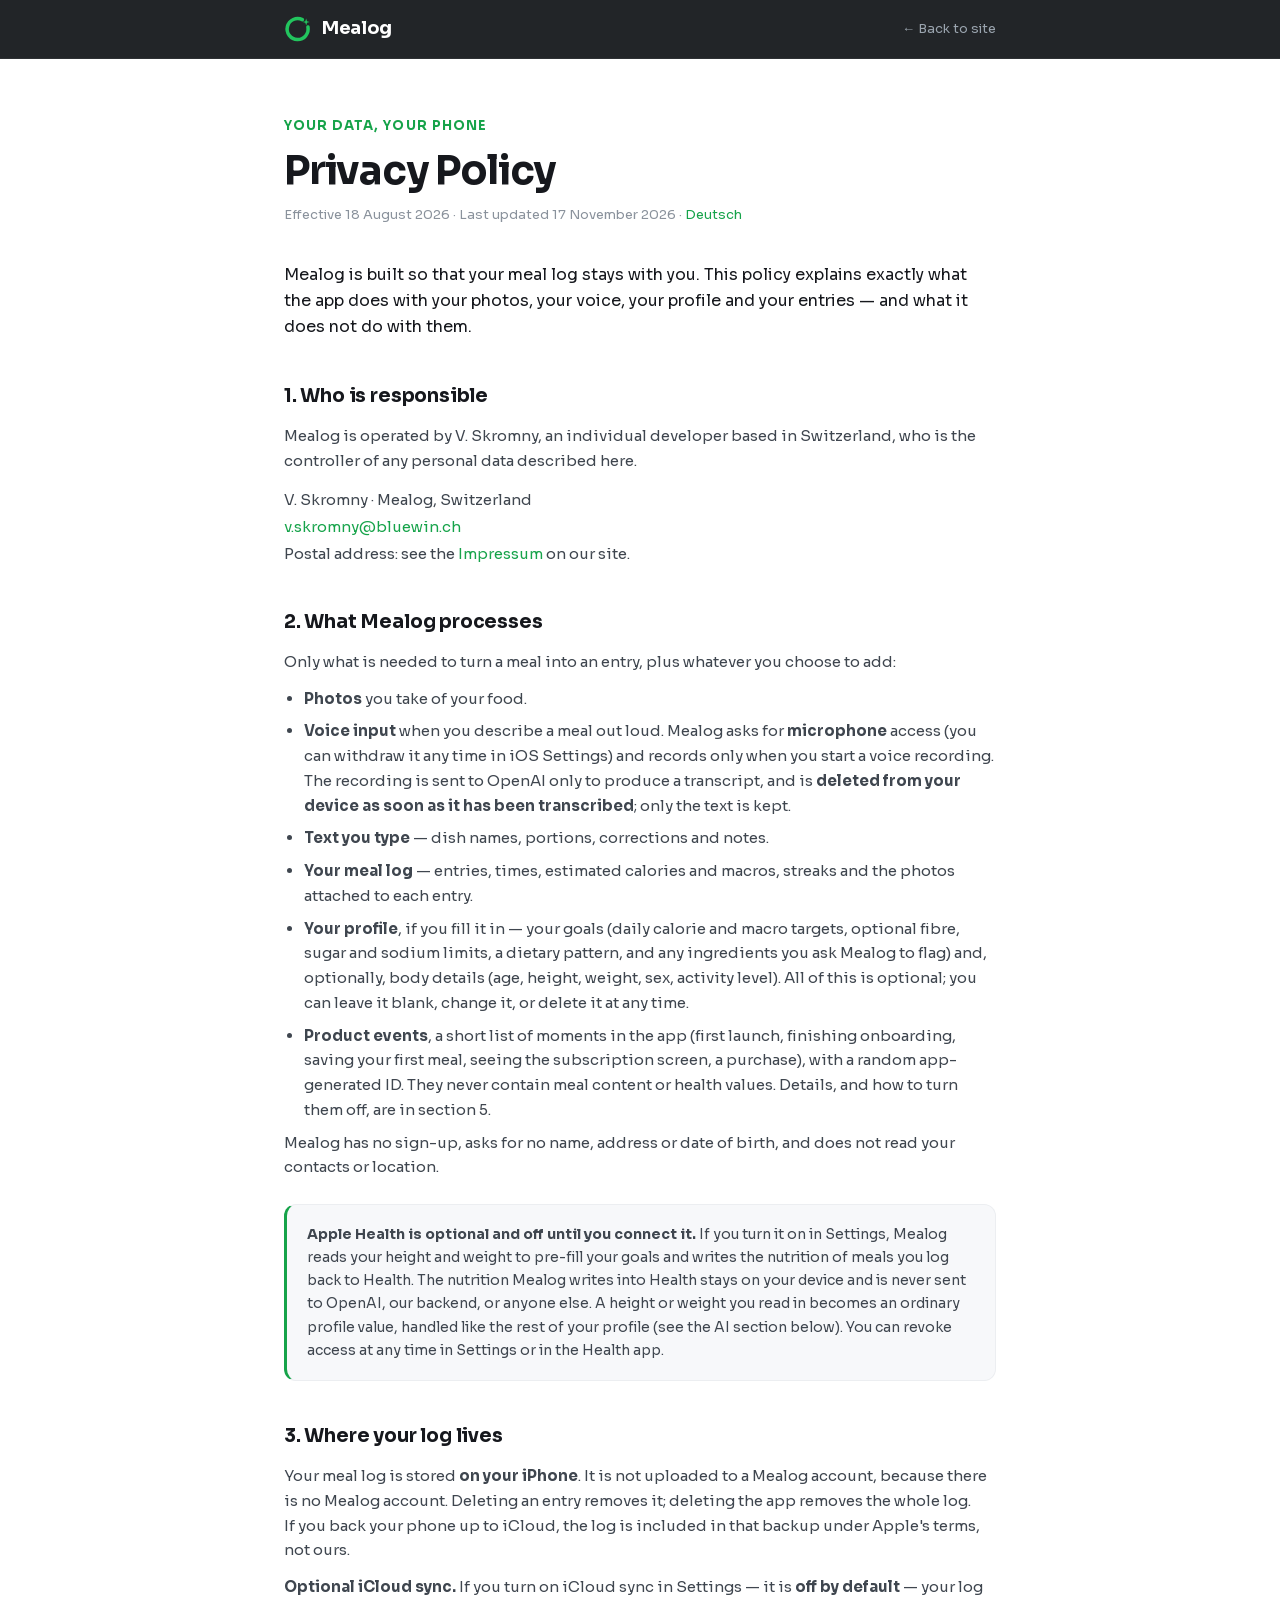
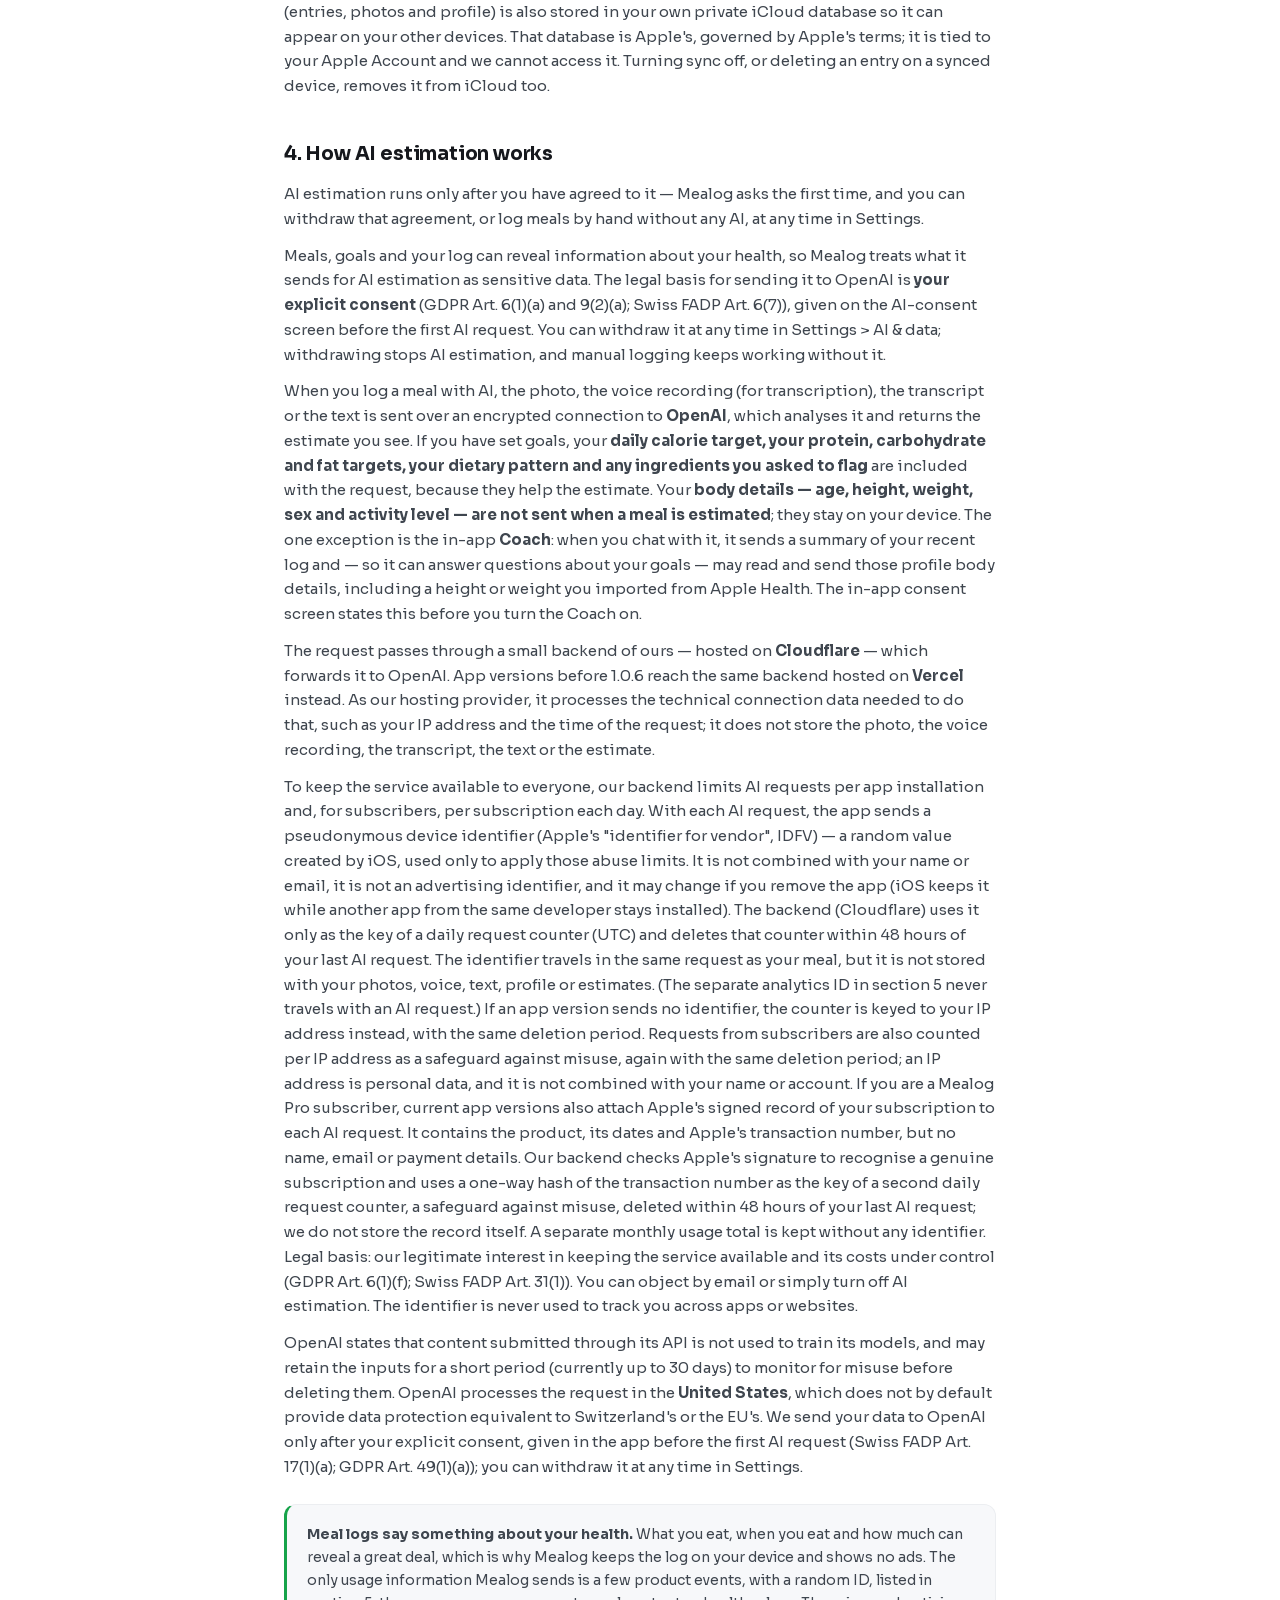
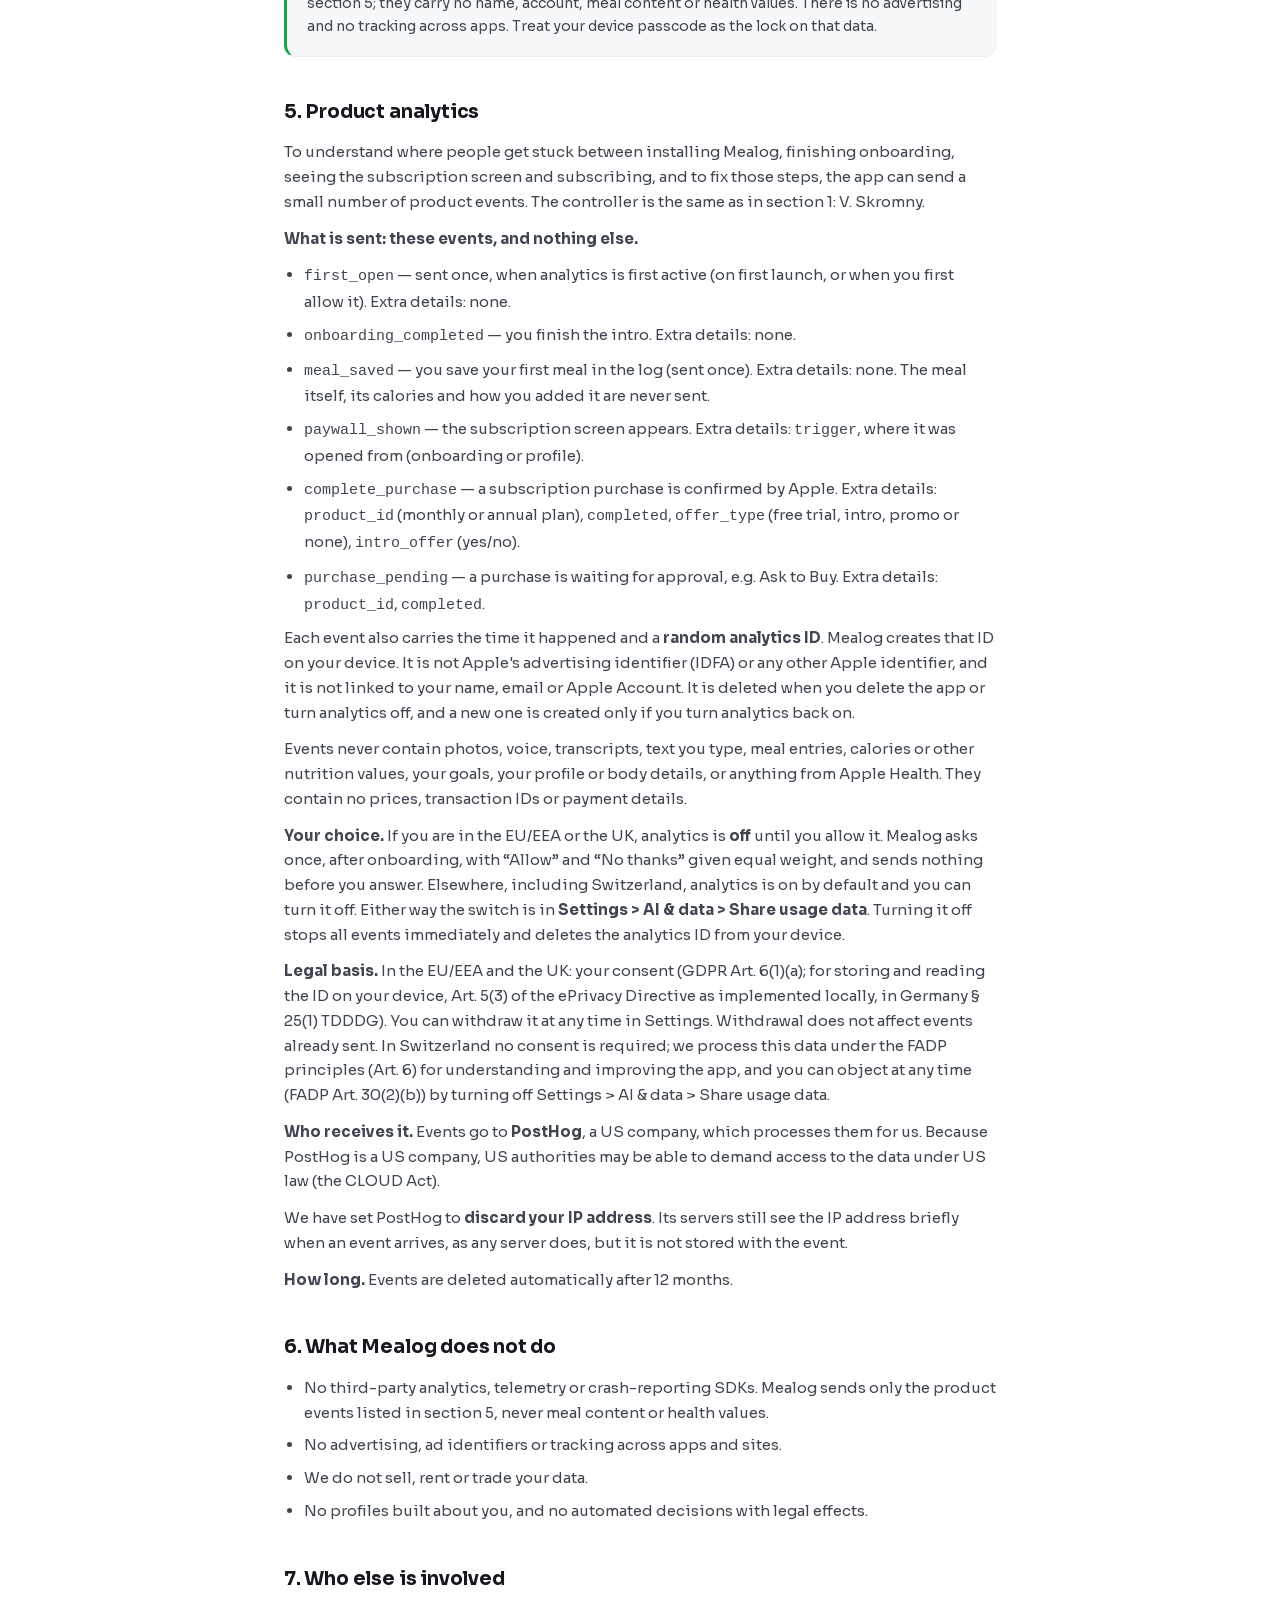
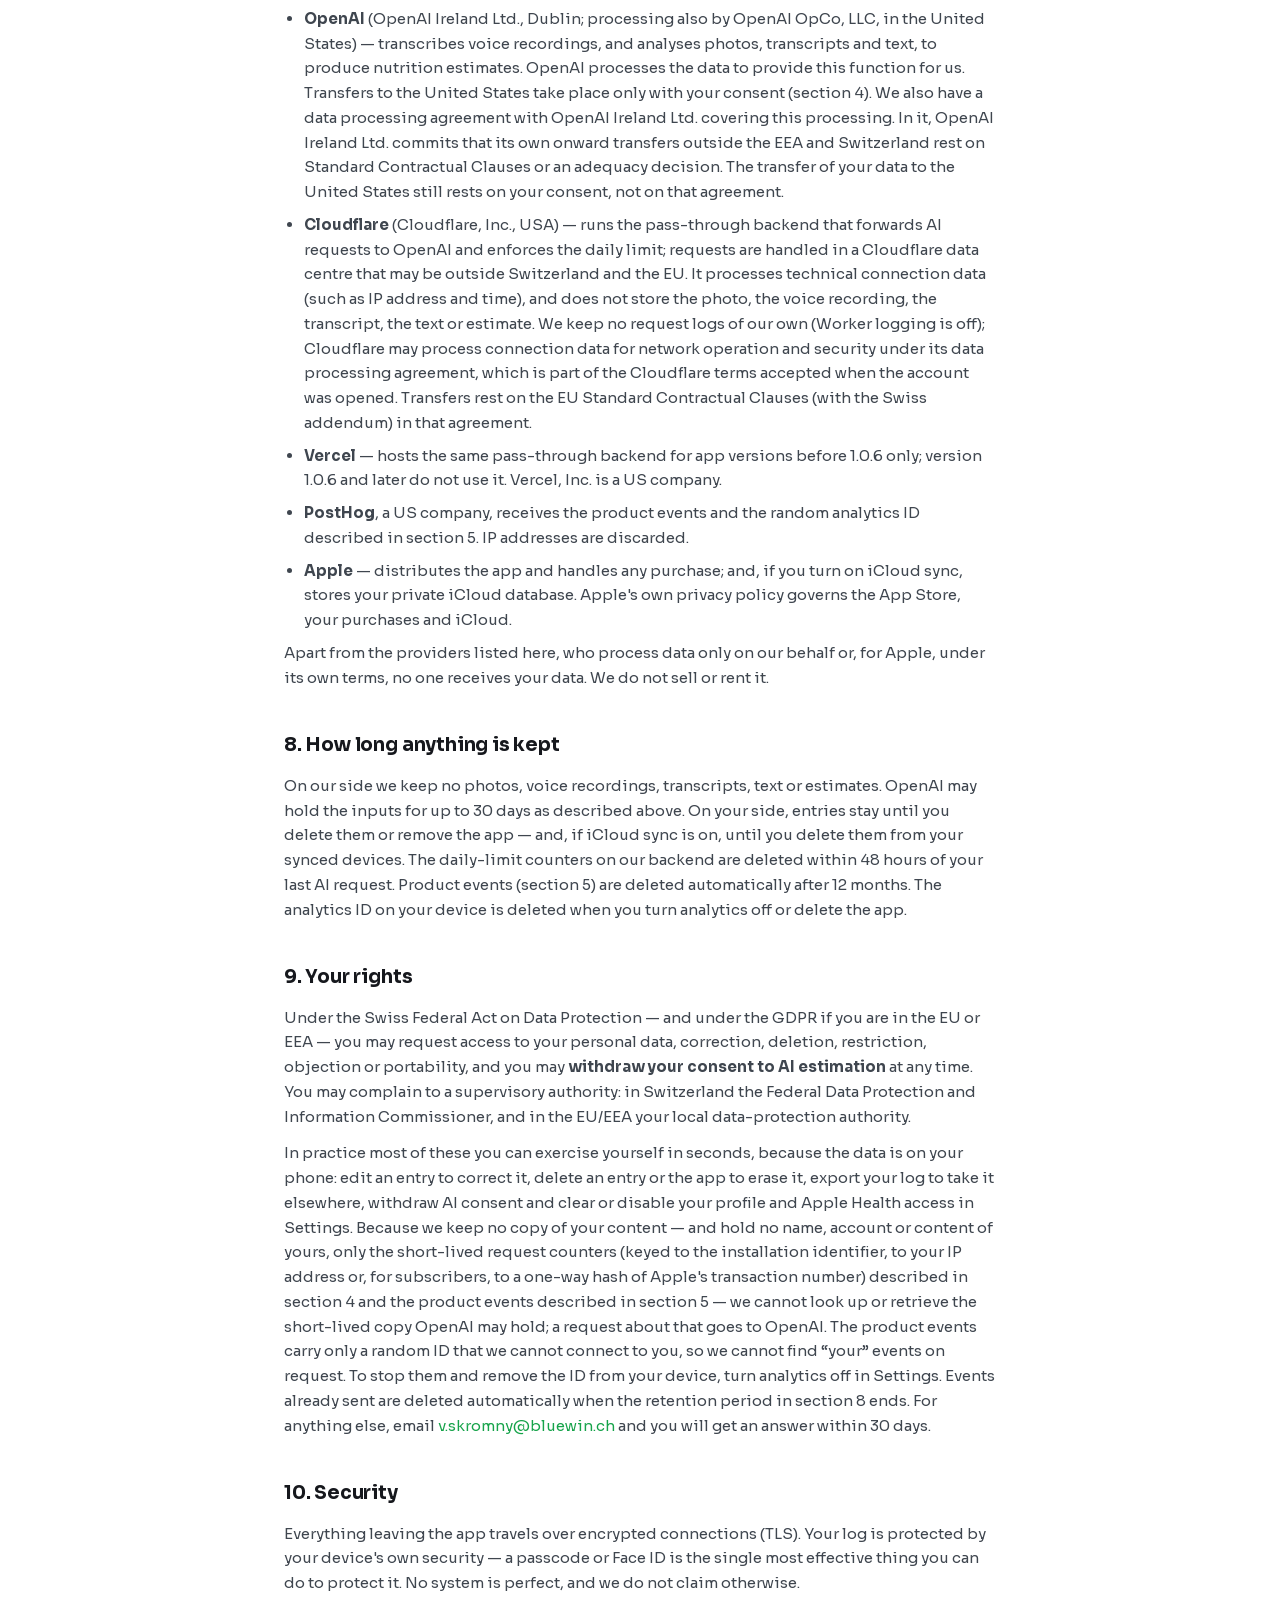
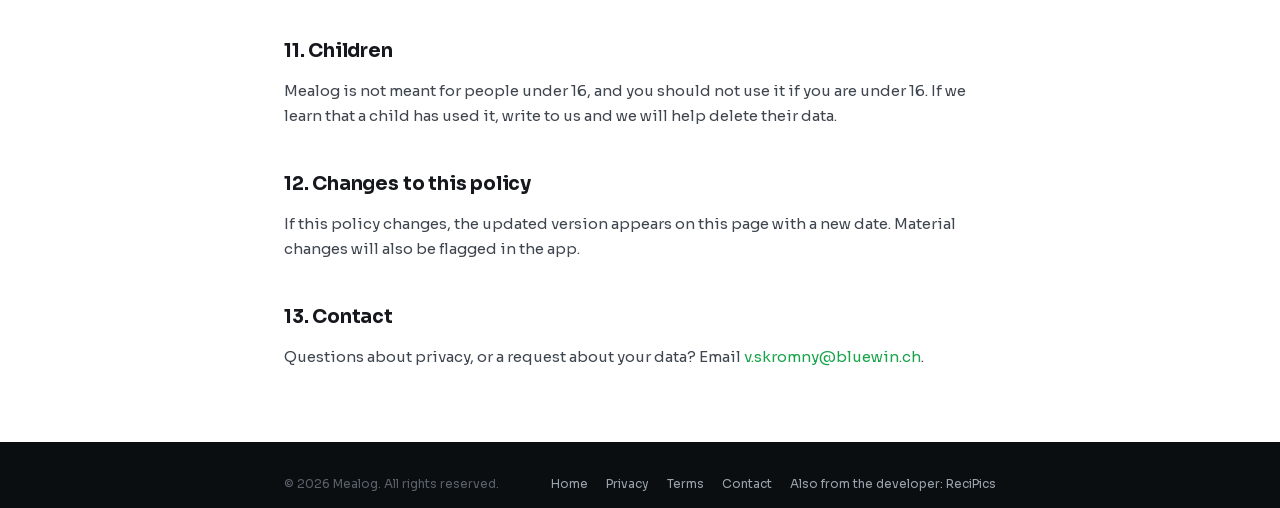
<file: privacy.html>
<!DOCTYPE html>
<html lang="en"><head>
<meta charset="utf-8">
<meta name="viewport" content="width=device-width, initial-scale=1">
<title>Privacy Policy — Mealog</title>
<meta name="description" content="How Mealog handles meal photos, voice input, your profile and your log: stored on your device, analysed by OpenAI, optional Apple Health and iCloud sync, not sold, a few product events with a random ID, no advertising or cross-app tracking.">
<meta name="theme-color" content="#0B0E11">
<meta name="robots" content="index,follow">
<link rel="icon" type="image/svg+xml" href="assets/logo/mealog-icon.svg">
<link rel="icon" type="image/png" sizes="32x32" href="assets/logo/favicon-32.png">
<link rel="apple-touch-icon" sizes="180x180" href="assets/logo/favicon-180.png">
<link rel="stylesheet" href="assets/pages.css">
</head>
<body>
<div class="nav"><div class="nav-in">
  <a class="brand" href="./"><img src="assets/logo/mealog-logo.svg" alt="" width="28" height="28"><span>Mealog</span></a>
  <a class="back" href="./">← Back to site</a>
</div></div>
<main>
<div class="eyebrow">your data, your phone</div>
<h1>Privacy Policy</h1>
<div class="dateline">Effective 18 August 2026 · Last updated 17 November 2026 · <a href="privacy.de.html">Deutsch</a></div>
<p class="lead">Mealog is built so that your meal log stays with you. This policy explains
exactly what the app does with your photos, your voice, your profile and your entries — and
what it does not do with them.</p>

<h2>1. Who is responsible</h2>
<p>Mealog is operated by V. Skromny, an individual developer based in Switzerland, who is the
controller of any personal data described here.</p>
<address>
  V. Skromny · Mealog, Switzerland<br>
  <a href="mailto:v.skromny@bluewin.ch">v.skromny@bluewin.ch</a><br>
  Postal address: see the <a href="./#impressum">Impressum</a> on our site.
</address>

<h2>2. What Mealog processes</h2>
<p>Only what is needed to turn a meal into an entry, plus whatever you choose to add:</p>
<ul>
  <li><strong>Photos</strong> you take of your food.</li>
  <li><strong>Voice input</strong> when you describe a meal out loud. Mealog asks for
      <strong>microphone</strong> access (you can withdraw it any time in iOS Settings) and records only
      when you start a voice recording. The recording is sent to
      OpenAI only to produce a transcript, and is <strong>deleted from your device as soon as it
      has been transcribed</strong>; only the text is kept.</li>
  <li><strong>Text you type</strong> — dish names, portions, corrections and notes.</li>
  <li><strong>Your meal log</strong> — entries, times, estimated calories and macros, streaks and
      the photos attached to each entry.</li>
  <li><strong>Your profile</strong>, if you fill it in — your goals (daily calorie and macro
      targets, optional fibre, sugar and sodium limits, a dietary pattern, and any ingredients you
      ask Mealog to flag) and, optionally, body details (age, height, weight, sex, activity level).
      All of this is optional; you can leave it blank, change it, or delete it at any time.</li>
  <li><strong>Product events</strong>, a short list of moments in the app (first launch, finishing
      onboarding, saving your first meal, seeing the subscription screen, a purchase), with a random app-generated ID. They
      never contain meal content or health values. Details, and how to turn them off, are in
      section 5.</li>
</ul>
<p>Mealog has no sign-up, asks for no name, address or date of birth, and does not read your
contacts or location.</p>
<div class="callout">
<p><strong>Apple Health is optional and off until you connect it.</strong> If you turn it on in
Settings, Mealog reads your height and weight to pre-fill your goals and writes the nutrition of
meals you log back to Health. The nutrition Mealog writes into Health stays on your device and is
never sent to OpenAI, our backend, or anyone else. A height or weight you read in becomes an
ordinary profile value, handled like the rest of your profile (see the AI section below). You can
revoke access at any time in Settings or in the Health app.</p>
</div>

<h2>3. Where your log lives</h2>
<p>Your meal log is stored <strong>on your iPhone</strong>. It is not uploaded to a Mealog account,
because there is no Mealog account. Deleting an entry removes it; deleting the app removes the
whole log. If you back your phone up to iCloud, the log is included in that backup under Apple's
terms, not ours.</p>
<p><strong>Optional iCloud sync.</strong> If you turn on iCloud sync in Settings — it is
<strong>off by default</strong> — your log (entries, photos and profile) is also stored in your own
private iCloud database so it can appear on your other devices. That database is Apple's, governed
by Apple's terms; it is tied to your Apple Account and we cannot access it. Turning sync off, or
deleting an entry on a synced device, removes it from iCloud too.</p>

<h2>4. How AI estimation works</h2>
<p>AI estimation runs only after you have agreed to it — Mealog asks the first time, and you can
withdraw that agreement, or log meals by hand without any AI, at any time in Settings.</p>
<p>Meals, goals and your log can reveal information about your health, so Mealog treats what it
sends for AI estimation as sensitive data. The legal basis for sending it to OpenAI is
<strong>your explicit consent</strong> (GDPR Art. 6(1)(a) and 9(2)(a); Swiss FADP Art. 6(7)),
given on the AI-consent screen before the first AI request. You can withdraw it at any time in
Settings&nbsp;&gt;&nbsp;AI&nbsp;&amp;&nbsp;data; withdrawing stops AI estimation, and manual logging
keeps working without it.</p>
<p>When you log a meal with AI, the photo, the voice recording (for transcription), the transcript or
the text is sent over an encrypted connection to <strong>OpenAI</strong>, which analyses it and
returns the estimate you see. If you
have set goals, your <strong>daily calorie target, your protein, carbohydrate and fat targets, your
dietary pattern and any ingredients you asked to flag</strong> are included with the request,
because they help the estimate. Your <strong>body details — age, height, weight, sex and activity
level — are not sent when a meal is estimated</strong>; they stay on your device. The one exception
is the in-app <strong>Coach</strong>: when you chat with it, it sends a summary of your recent log
and — so it can answer questions about your goals — may read and send those profile body details,
including a height or weight you imported from Apple Health. The in-app consent screen states this
before you turn the Coach on.</p>
<p>The request passes through a small backend of ours — hosted on <strong>Cloudflare</strong> — which forwards
it to OpenAI. App versions before 1.0.6 reach the same backend hosted on <strong>Vercel</strong>
instead. As our hosting provider, it processes the technical connection data needed to do that,
such as your IP address and the time of the request; it does not store the photo, the voice
recording, the transcript, the text or the estimate.</p>
<p>To keep the service available to everyone, our backend limits AI requests per app installation and, for subscribers, per subscription
each day. With each AI request, the app sends a pseudonymous device identifier (Apple's
"identifier for vendor", IDFV) — a random value created by iOS, used only to apply those abuse
limits. It is not combined with your name or email, it is not an advertising identifier, and it may
change if you remove the app (iOS keeps it while another app from the same developer stays
installed). The backend (Cloudflare) uses it only as the key of a daily request counter (UTC) and
deletes that counter within 48 hours of your last AI request. The identifier travels in the same request as your meal, but it is not
stored with your photos, voice, text, profile or estimates. (The separate analytics ID in section 5 never travels with an AI request.) If an app version sends no identifier,
the counter is keyed to your IP address instead, with the same deletion period. Requests from subscribers are also counted per IP address as a safeguard against misuse, again with the same deletion period; an IP address is personal data, and it is not combined with your name or account. If you are a Mealog Pro subscriber, current app versions also attach Apple's signed record of your subscription to each AI request. It contains the product, its dates and Apple's transaction number, but no name, email or payment details. Our backend checks Apple's signature to recognise a genuine subscription and uses a one-way hash of the transaction number as the key of a second daily request counter, a safeguard against misuse, deleted within 48 hours of your last AI request; we do not store the record itself. A separate monthly usage total is kept without any
identifier. Legal basis: our legitimate interest in keeping the service available and its costs
under control (GDPR Art. 6(1)(f); Swiss FADP Art. 31(1)). You can object by email or simply turn off
AI estimation. The identifier is never used to track you across apps or websites.</p>
<p>OpenAI states that content submitted through its API is not used to train its models, and may
retain the inputs for a short period (currently up to 30 days) to monitor for misuse before
deleting them. OpenAI processes the request in the <strong>United States</strong>, which does not
by default provide data protection equivalent to Switzerland's or the EU's. We send your data to
OpenAI only after your explicit consent, given in the app before the first AI request (Swiss FADP
Art. 17(1)(a); GDPR Art. 49(1)(a)); you can withdraw it at any time in Settings.</p>

<div class="callout">
<p><strong>Meal logs say something about your health.</strong> What you eat, when you eat and how
much can reveal a great deal, which is why Mealog keeps the log on your device and shows no ads. The
only usage information Mealog sends is a few product events, with a random ID, listed in section 5;
they carry no name, account, meal content or health values. There is no advertising and no tracking
across apps. Treat your device passcode as the lock on that data.</p>
</div>

<h2>5. Product analytics</h2>
<p>To understand where people get stuck between installing Mealog, finishing onboarding, seeing the
subscription screen and subscribing, and to fix those steps, the app can send a small number of
product events. The controller is the same as in section 1: V. Skromny.</p>
<p><strong>What is sent: these events, and nothing else.</strong></p>
<ul>
  <li><code>first_open</code> — sent once, when analytics is first active (on first launch, or when you first allow it). Extra details: none.</li>
  <li><code>onboarding_completed</code> — you finish the intro. Extra details: none.</li>
  <li><code>meal_saved</code> — you save your first meal in the log (sent once). Extra details: none. The
      meal itself, its calories and how you added it are never sent.</li>
  <li><code>paywall_shown</code> — the subscription screen appears. Extra details:
      <code>trigger</code>, where it was opened from (onboarding or profile).</li>
  <li><code>complete_purchase</code> — a subscription purchase is confirmed by Apple. Extra details:
      <code>product_id</code> (monthly or annual plan), <code>completed</code>,
      <code>offer_type</code> (free trial, intro, promo or none), <code>intro_offer</code>
      (yes/no).</li>
  <li><code>purchase_pending</code> — a purchase is waiting for approval, e.g. Ask to Buy. Extra
      details: <code>product_id</code>, <code>completed</code>.</li>
</ul>
<p>Each event also carries the time it happened and a <strong>random analytics ID</strong>. Mealog
creates that ID on your device. It is not Apple's advertising identifier (IDFA) or any other Apple
identifier, and it is not linked to your name, email or Apple Account. It is deleted when you delete
the app or turn analytics off, and a new one is created only if you turn analytics back on.</p>
<p>Events never contain photos, voice, transcripts, text you type, meal entries, calories or other
nutrition values, your goals, your profile or body details, or anything from Apple Health. They
contain no prices, transaction IDs or payment details.</p>
<p><strong>Your choice.</strong> If you are in the EU/EEA or the UK, analytics is
<strong>off</strong> until you allow it. Mealog asks once, after onboarding, with “Allow” and
“No thanks” given equal weight, and sends nothing before you answer. Elsewhere, including
Switzerland, analytics is on by default and you can turn it off. Either way the switch is in
<strong>Settings&nbsp;&gt; AI&nbsp;&amp;&nbsp;data&nbsp;&gt; Share usage data</strong>. Turning it off stops all events immediately and
deletes the analytics ID from your device.</p>
<p><strong>Legal basis.</strong> In the EU/EEA and the UK: your consent (GDPR Art. 6(1)(a); for
storing and reading the ID on your device, Art. 5(3) of the ePrivacy Directive as implemented
locally, in Germany § 25(1) TDDDG). You can withdraw it at any time in Settings. Withdrawal does
not affect events already sent. In Switzerland no consent is required; we process this data under the
FADP principles (Art. 6) for understanding and improving the app, and you can object at any time
(FADP Art. 30(2)(b)) by turning off
Settings&nbsp;&gt; AI&nbsp;&amp;&nbsp;data&nbsp;&gt; Share usage data.</p>
<p><strong>Who receives it.</strong> Events go to <strong>PostHog</strong>, a US company, which
processes them for us. Because PostHog is a US company, US authorities may be able to demand access
to the data under US law (the CLOUD Act).</p>
<p>We have set PostHog to <strong>discard your IP address</strong>.
Its servers still see the IP address briefly when an event arrives, as any server does, but it is
not stored with the event.</p>
<p><strong>How long.</strong> Events are deleted automatically after 12 months.</p>

<h2>6. What Mealog does not do</h2>
<ul>
  <li>No third-party analytics, telemetry or crash-reporting SDKs. Mealog sends only the product
      events listed in section 5, never meal content or health values.</li>
  <li>No advertising, ad identifiers or tracking across apps and sites.</li>
  <li>We do not sell, rent or trade your data.</li>
  <li>No profiles built about you, and no automated decisions with legal effects.</li>
</ul>

<h2>7. Who else is involved</h2>
<ul>
  <li><strong>OpenAI</strong> (OpenAI Ireland Ltd., Dublin; processing also by OpenAI OpCo, LLC,
      in the United States) — transcribes voice recordings, and analyses photos, transcripts and
      text, to produce nutrition estimates. OpenAI processes the data to provide this function for us. Transfers to the
      United States take place only with your consent (section 4).
      We also have a data processing agreement with OpenAI Ireland Ltd. covering this processing. In it,
      OpenAI Ireland Ltd. commits that its own onward transfers outside the EEA and Switzerland rest on
      Standard Contractual Clauses or an adequacy decision. The transfer of your data to the United States
      still rests on your consent, not on that agreement.</li>
  <li><strong>Cloudflare</strong> (Cloudflare, Inc., USA) — runs the pass-through backend that
      forwards AI requests to OpenAI and enforces the daily limit; requests are handled in a
      Cloudflare data centre that may be outside Switzerland and the EU. It processes technical
      connection data (such as IP address and time), and does not store the photo, the voice
      recording, the transcript, the text or estimate. We keep no request logs of our own (Worker
      logging is off); Cloudflare may process connection data for network operation and security
      under its data processing agreement, which is part of the Cloudflare terms accepted when the account
      was opened. Transfers rest on the EU Standard Contractual Clauses (with the Swiss addendum) in
      that agreement.</li>
  <li><strong>Vercel</strong> — hosts the same pass-through backend for app versions before 1.0.6
      only; version 1.0.6 and later do not use it. Vercel, Inc. is a US company.</li>
  <li><strong>PostHog</strong>, a US company, receives the product events and the random analytics ID
      described in section 5. IP addresses are discarded.</li>
  <li><strong>Apple</strong> — distributes the app and handles any purchase; and, if you turn on
      iCloud sync, stores your private iCloud database. Apple's own privacy policy governs the App
      Store, your purchases and iCloud.</li>
</ul>
<p>Apart from the providers listed here, who process data only on our behalf or, for Apple, under
its own terms, no one receives your data. We do not sell or rent it.</p>

<h2>8. How long anything is kept</h2>
<p>On our side we keep no photos, voice recordings, transcripts, text or estimates. OpenAI may hold the inputs
for up to 30 days as described above. On your side, entries stay until you delete them or remove the
app — and, if iCloud sync is on, until you delete them from your synced devices. The daily-limit
counters on our backend are deleted within 48 hours of your last AI request. Product events
(section 5) are deleted automatically after 12 months. The analytics ID on your device is deleted
when you turn analytics off or delete the app.</p>

<h2>9. Your rights</h2>
<p>Under the Swiss Federal Act on Data Protection — and under the GDPR if you are in the EU or
EEA — you may request access to your personal data, correction, deletion, restriction, objection
or portability, and you may <strong>withdraw your consent to AI estimation</strong> at any time.
You may complain to a supervisory authority: in Switzerland the Federal Data Protection and
Information Commissioner, and in the EU/EEA your local data-protection authority.</p>
<p>In practice most of these you can exercise yourself in seconds, because the data is on your
phone: edit an entry to correct it, delete an entry or the app to erase it, export your log to take
it elsewhere, withdraw AI consent and clear or disable your profile and Apple Health access in
Settings. Because we keep no copy of your content — and hold no name, account or content of yours,
only the short-lived request counters (keyed to the installation identifier, to your IP address or, for subscribers, to a one-way hash of Apple's transaction number) described in section 4 and the product events described in section 5 — we cannot look up or retrieve the
short-lived copy OpenAI may hold; a request about that goes to OpenAI. The product events carry only a random ID that we cannot connect to you, so we
cannot find “your” events on request. To stop them and remove the ID from your device, turn
analytics off in Settings. Events already sent are deleted automatically when the retention period
in section 8 ends. For
anything else, email <a href="mailto:v.skromny@bluewin.ch">v.skromny@bluewin.ch</a> and you will
get an answer within 30 days.</p>

<h2>10. Security</h2>
<p>Everything leaving the app travels over encrypted connections (TLS). Your log is protected by
your device's own security — a passcode or Face ID is the single most effective thing you can do
to protect it. No system is perfect, and we do not claim otherwise.</p>

<h2>11. Children</h2>
<p>Mealog is not meant for people under 16, and you should not use it if you are under 16. If we
learn that a child has used it, write to us and we will help delete their data.</p>

<h2>12. Changes to this policy</h2>
<p>If this policy changes, the updated version appears on this page with a new date. Material
changes will also be flagged in the app.</p>

<h2>13. Contact</h2>
<p>Questions about privacy, or a request about your data? Email
<a href="mailto:v.skromny@bluewin.ch">v.skromny@bluewin.ch</a>.</p>
</main>
<footer><div class="foot-in">
  <span>© 2026 Mealog. All rights reserved.</span>
  <nav>
    <a href="./">Home</a>
    <a href="privacy.html">Privacy</a>
    <a href="terms.html">Terms</a>
    <a href="mailto:v.skromny@bluewin.ch">Contact</a>
    <a href="https://recipics.app/">Also from the developer: ReciPics</a>
  </nav>
</div></footer>
</body></html>
</file>
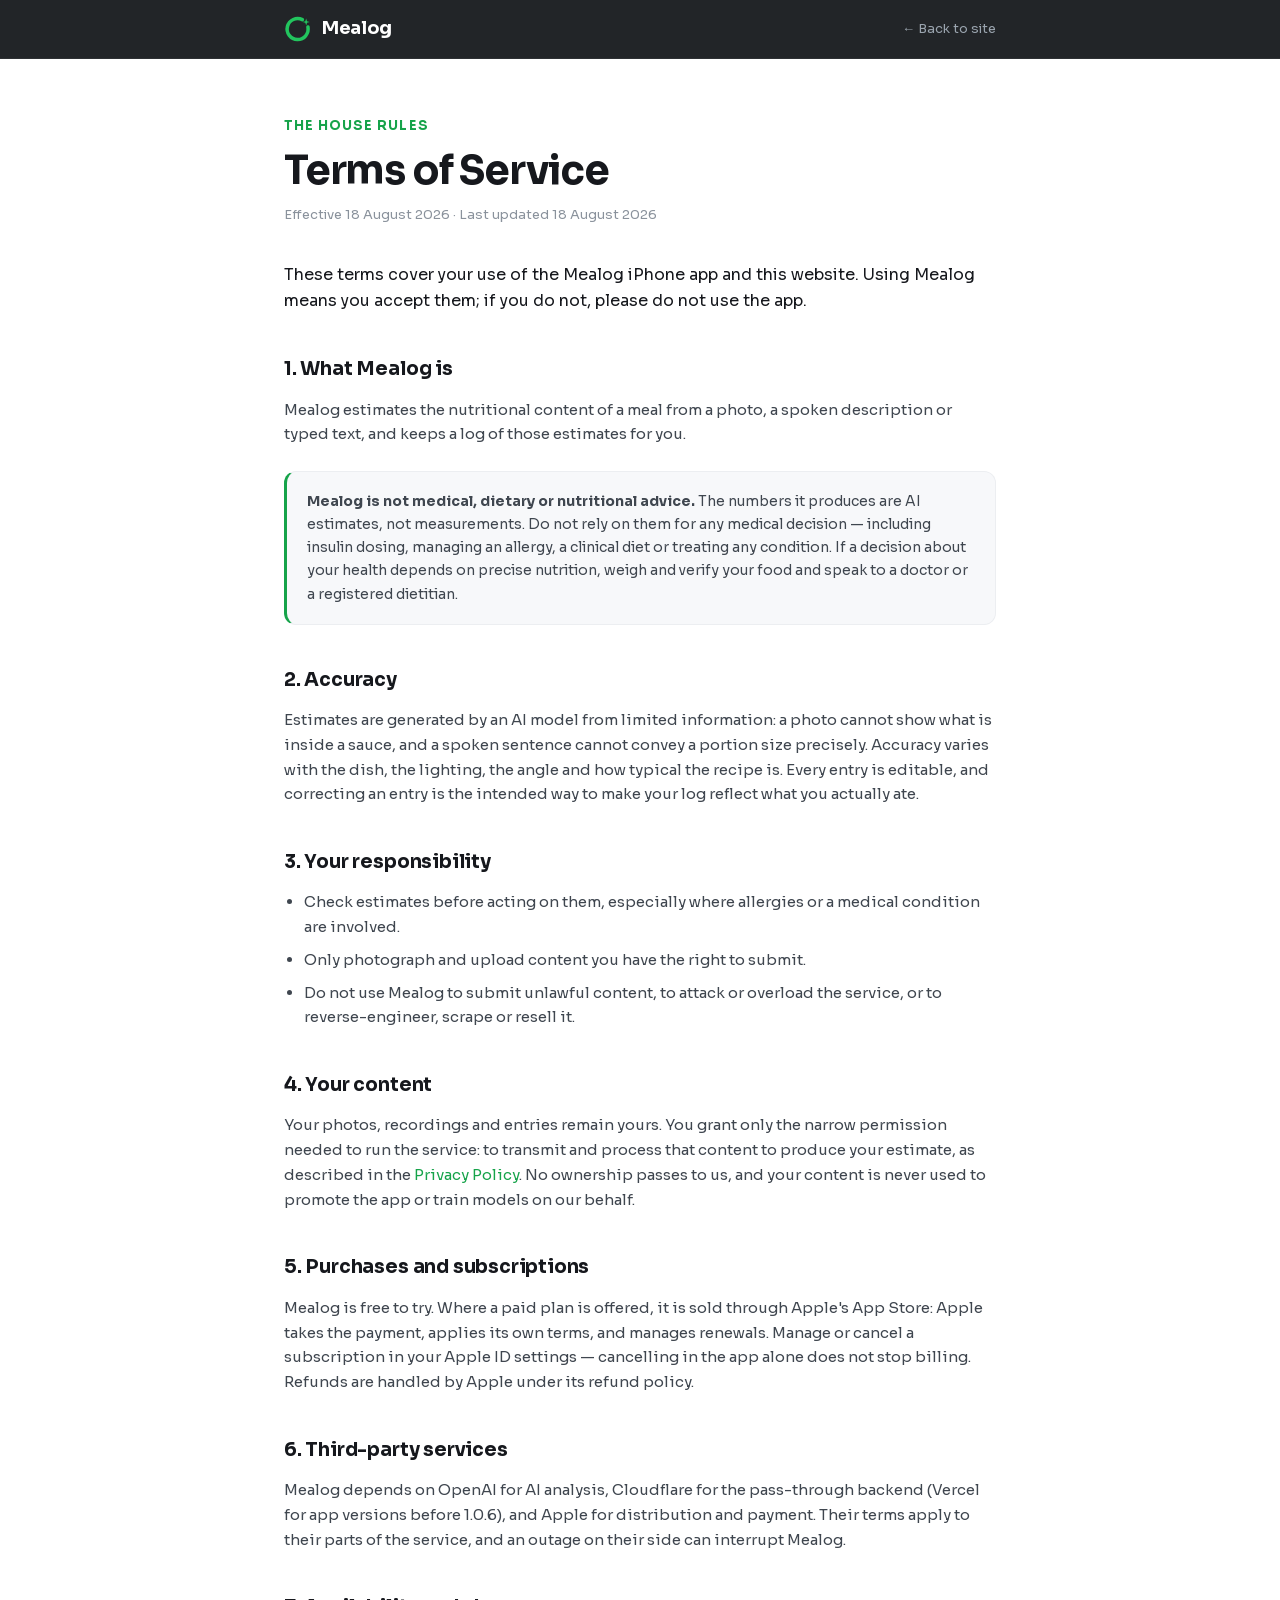
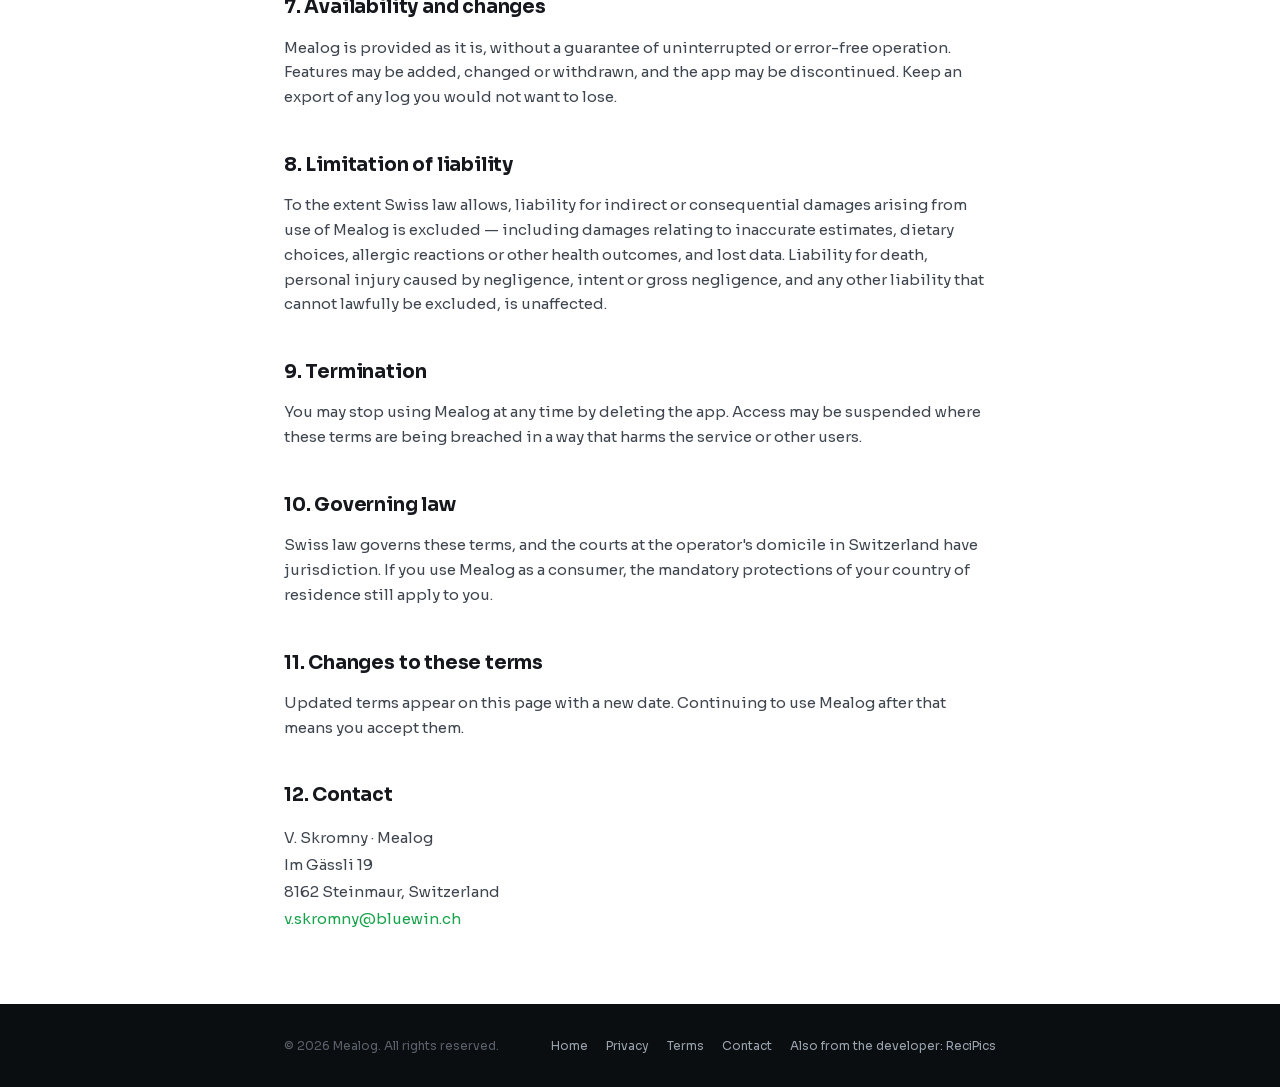
<file: terms.html>
<!DOCTYPE html>
<html lang="en"><head>
<meta charset="utf-8">
<meta name="viewport" content="width=device-width, initial-scale=1">
<title>Terms of Service — Mealog</title>
<meta name="description" content="The terms covering the Mealog iPhone app: what the app is, what its AI estimates are and are not, purchases, liability and governing law.">
<meta name="theme-color" content="#0B0E11">
<meta name="robots" content="index,follow">
<link rel="icon" type="image/svg+xml" href="assets/logo/mealog-icon.svg">
<link rel="icon" type="image/png" sizes="32x32" href="assets/logo/favicon-32.png">
<link rel="apple-touch-icon" sizes="180x180" href="assets/logo/favicon-180.png">
<link rel="stylesheet" href="assets/pages.css">
</head>
<body>
<div class="nav"><div class="nav-in">
  <a class="brand" href="./"><img src="assets/logo/mealog-logo.svg" alt="" width="28" height="28"><span>Mealog</span></a>
  <a class="back" href="./">← Back to site</a>
</div></div>
<main>
<div class="eyebrow">the house rules</div>
<h1>Terms of Service</h1>
<div class="dateline">Effective 18 August 2026 · Last updated 18 August 2026</div>
<p class="lead">These terms cover your use of the Mealog iPhone app and this website. Using
Mealog means you accept them; if you do not, please do not use the app.</p>

<h2>1. What Mealog is</h2>
<p>Mealog estimates the nutritional content of a meal from a photo, a spoken description or typed
text, and keeps a log of those estimates for you.</p>

<div class="callout">
<p><strong>Mealog is not medical, dietary or nutritional advice.</strong> The numbers it produces are
AI estimates, not measurements. Do not rely on them for any medical decision — including insulin
dosing, managing an allergy, a clinical diet or treating any condition. If a decision about your
health depends on precise nutrition, weigh and verify your food and speak to a doctor or a
registered dietitian.</p>
</div>

<h2>2. Accuracy</h2>
<p>Estimates are generated by an AI model from limited information: a photo cannot show what is
inside a sauce, and a spoken sentence cannot convey a portion size precisely. Accuracy varies with
the dish, the lighting, the angle and how typical the recipe is. Every entry is editable, and
correcting an entry is the intended way to make your log reflect what you actually ate.</p>

<h2>3. Your responsibility</h2>
<ul>
  <li>Check estimates before acting on them, especially where allergies or a medical condition are
      involved.</li>
  <li>Only photograph and upload content you have the right to submit.</li>
  <li>Do not use Mealog to submit unlawful content, to attack or overload the service, or to
      reverse-engineer, scrape or resell it.</li>
</ul>

<h2>4. Your content</h2>
<p>Your photos, recordings and entries remain yours. You grant only the narrow permission needed to
run the service: to transmit and process that content to produce your estimate, as described in the
<a href="privacy.html">Privacy Policy</a>. No ownership passes to us, and your content is never used
to promote the app or train models on our behalf.</p>

<h2>5. Purchases and subscriptions</h2>
<p>Mealog is free to try. Where a paid plan is offered, it is sold through Apple's App Store: Apple
takes the payment, applies its own terms, and manages renewals. Manage or cancel a subscription in
your Apple ID settings — cancelling in the app alone does not stop billing. Refunds are handled by
Apple under its refund policy.</p>

<h2>6. Third-party services</h2>
<p>Mealog depends on OpenAI for AI analysis, Cloudflare for the pass-through backend (Vercel for app
versions before 1.0.6), and Apple for
distribution and payment. Their terms apply to their parts of the service, and an outage on their
side can interrupt Mealog.</p>

<h2>7. Availability and changes</h2>
<p>Mealog is provided as it is, without a guarantee of uninterrupted or error-free operation.
Features may be added, changed or withdrawn, and the app may be discontinued. Keep an export of any
log you would not want to lose.</p>

<h2>8. Limitation of liability</h2>
<p>To the extent Swiss law allows, liability for indirect or consequential damages arising from use
of Mealog is excluded — including damages relating to inaccurate estimates, dietary choices,
allergic reactions or other health outcomes, and lost data. Liability for death, personal injury
caused by negligence, intent or gross negligence, and any other liability that cannot lawfully be
excluded, is unaffected.</p>

<h2>9. Termination</h2>
<p>You may stop using Mealog at any time by deleting the app. Access may be suspended where these
terms are being breached in a way that harms the service or other users.</p>

<h2>10. Governing law</h2>
<p>Swiss law governs these terms, and the courts at the operator's domicile in Switzerland have
jurisdiction. If you use Mealog as a consumer, the mandatory protections of your country of
residence still apply to you.</p>

<h2>11. Changes to these terms</h2>
<p>Updated terms appear on this page with a new date. Continuing to use Mealog after that means you
accept them.</p>

<h2>12. Contact</h2>
<address>
  V. Skromny · Mealog<br>
  Im Gässli 19<br>
  8162 Steinmaur, Switzerland<br>
  <a href="mailto:v.skromny@bluewin.ch">v.skromny@bluewin.ch</a>
</address>
</main>
<footer><div class="foot-in">
  <span>© 2026 Mealog. All rights reserved.</span>
  <nav>
    <a href="./">Home</a>
    <a href="privacy.html">Privacy</a>
    <a href="terms.html">Terms</a>
    <a href="mailto:v.skromny@bluewin.ch">Contact</a>
    <a href="https://recipics.app/">Also from the developer: ReciPics</a>
  </nav>
</div></footer>
</body></html>
</file>
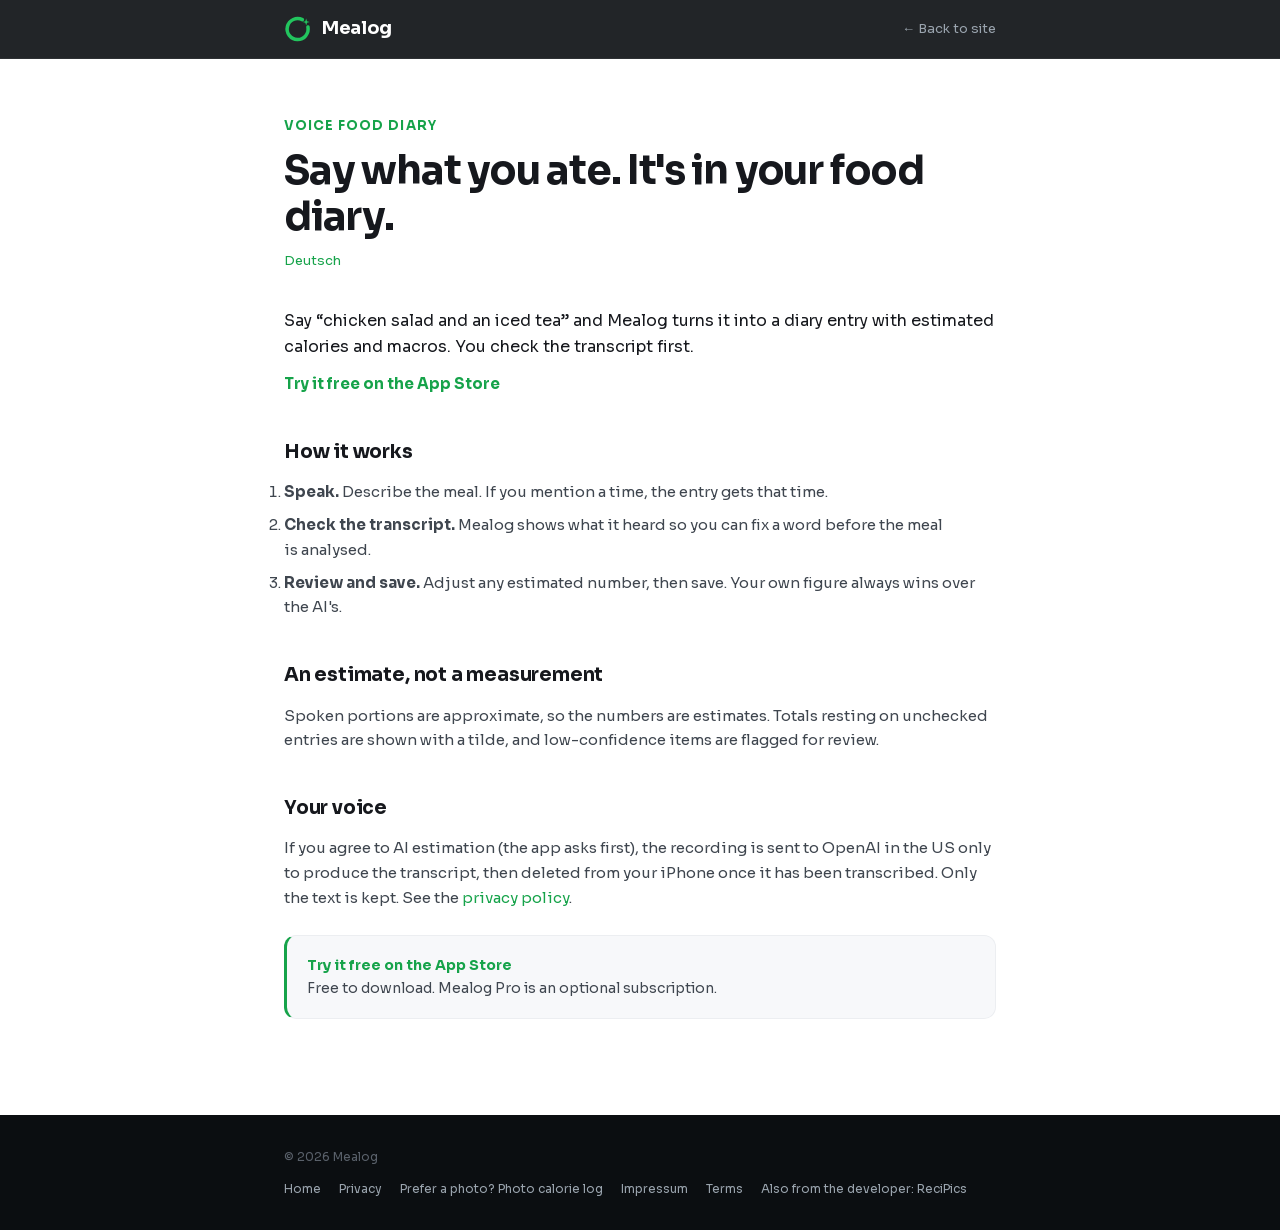
<file: voice-food-diary.html>
<!DOCTYPE html>
<html lang="en"><head>
<meta charset="utf-8">
<meta name="viewport" content="width=device-width, initial-scale=1">
<title>Voice Food Diary for iPhone: Log Meals by Talking | Mealog</title>
<meta name="description" content="Describe a meal out loud and Mealog logs it with estimated calories and macros. You correct the transcript before anything is analysed.">
<meta name="apple-itunes-app" content="app-id=6800812845, app-argument=https://vskromny.github.io/mealog-website/voice-food-diary.html">
<meta name="theme-color" content="#0B0E11">
<meta name="robots" content="index,follow">
<link rel="canonical" href="https://vskromny.github.io/mealog-website/voice-food-diary.html">
<link rel="alternate" hreflang="en" href="https://vskromny.github.io/mealog-website/voice-food-diary.html">
<link rel="alternate" hreflang="de" href="https://vskromny.github.io/mealog-website/ernaehrungstagebuch-per-sprache.html">
<link rel="alternate" hreflang="x-default" href="https://vskromny.github.io/mealog-website/voice-food-diary.html">
<link rel="icon" type="image/svg+xml" href="assets/logo/mealog-icon.svg">
<link rel="icon" type="image/png" sizes="32x32" href="assets/logo/favicon-32.png">
<link rel="apple-touch-icon" sizes="180x180" href="assets/logo/favicon-180.png">
<link rel="stylesheet" href="assets/pages.css">
</head>
<body>
<div class="nav"><div class="nav-in">
  <a class="brand" href="./"><img src="assets/logo/mealog-logo.svg" alt="" width="28" height="28"><span>Mealog</span></a>
  <a class="back" href="./">← Back to site</a>
</div></div>
<main>
<div class="eyebrow">voice food diary</div>
<h1>Say what you ate. It's in your food diary.</h1>
<div class="dateline"><a href="ernaehrungstagebuch-per-sprache.html">Deutsch</a></div>
<p class="lead">Say “chicken salad and an iced tea” and Mealog turns it into a diary entry with estimated calories and macros. You check the transcript first.</p>
<p><a href="https://apps.apple.com/app/id6800812845?pt=10114007&amp;ct=web-voice-en&amp;mt=8"><strong>Try it free on the App Store</strong></a></p>
<h2>How it works</h2>
<ol><li><strong>Speak.</strong> Describe the meal. If you mention a time, the entry gets that time.</li><li><strong>Check the transcript.</strong> Mealog shows what it heard so you can fix a word before the meal is analysed.</li><li><strong>Review and save.</strong> Adjust any estimated number, then save. Your own figure always wins over the AI's.</li></ol>
<h2>An estimate, not a measurement</h2>
<p>Spoken portions are approximate, so the numbers are estimates. Totals resting on unchecked entries are shown with a tilde, and low-confidence items are flagged for review.</p>
<h2>Your voice</h2>
<p>If you agree to AI estimation (the app asks first), the recording is sent to OpenAI in the US only to produce the transcript, then deleted from your iPhone once it has been transcribed. Only the text is kept. See the <a href="privacy.html">privacy policy</a>.</p>
<div class="callout">
<p><a href="https://apps.apple.com/app/id6800812845?pt=10114007&amp;ct=web-voice-en&amp;mt=8"><strong>Try it free on the App Store</strong></a><br>Free to download. Mealog Pro is an optional subscription.</p>
</div>
</main>
<footer><div class="foot-in">
  <span>© 2026 Mealog</span>
  <nav>
    <a href="./">Home</a>
    <a href="privacy.html">Privacy</a>
    <a href="photo-calorie-log.html">Prefer a photo? Photo calorie log</a>
    <a href="index.html#impressum">Impressum</a>
    <a href="terms.html">Terms</a>
    <a href="https://recipics.app/">Also from the developer: ReciPics</a>
  </nav>
</div></footer>
</body></html>
</file>
<file: assets/pages.css>
/* Shared styles for the standalone legal pages. The landing page carries its
   own inline styles; these pages are plain HTML with no runtime. */
@font-face {
  font-family: 'Sora'; font-style: normal; font-weight: 400; font-display: swap;
  src: url("sora-latin-ext.woff2") format('woff2');
  unicode-range: U+0100-02BA, U+02BD-02C5, U+02C7-02CC, U+02CE-02D7, U+02DD-02FF, U+0304, U+0308, U+0329, U+1D00-1DBF, U+1E00-1E9F, U+1EF2-1EFF, U+2020, U+20A0-20AB, U+20AD-20C0, U+2113, U+2C60-2C7F, U+A720-A7FF;
}
@font-face {
  font-family: 'Sora'; font-style: normal; font-weight: 400; font-display: swap;
  src: url("sora-latin.woff2") format('woff2');
  unicode-range: U+0000-00FF, U+0131, U+0152-0153, U+02BB-02BC, U+02C6, U+02DA, U+02DC, U+0304, U+0308, U+0329, U+2000-206F, U+20AC, U+2122, U+2191, U+2193, U+2212, U+2215, U+FEFF, U+FFFD;
}
@font-face {
  font-family: 'Sora'; font-style: normal; font-weight: 700; font-display: swap;
  src: url("sora-latin-ext.woff2") format('woff2');
  unicode-range: U+0100-02BA, U+02BD-02C5, U+02C7-02CC, U+02CE-02D7, U+02DD-02FF, U+0304, U+0308, U+0329, U+1D00-1DBF, U+1E00-1E9F, U+1EF2-1EFF, U+2020, U+20A0-20AB, U+20AD-20C0, U+2113, U+2C60-2C7F, U+A720-A7FF;
}
@font-face {
  font-family: 'Sora'; font-style: normal; font-weight: 700; font-display: swap;
  src: url("sora-latin.woff2") format('woff2');
  unicode-range: U+0000-00FF, U+0131, U+0152-0153, U+02BB-02BC, U+02C6, U+02DA, U+02DC, U+0304, U+0308, U+0329, U+2000-206F, U+20AC, U+2122, U+2191, U+2193, U+2212, U+2215, U+FEFF, U+FFFD;
}

* { margin: 0; padding: 0; box-sizing: border-box; }
body {
  background: #fff; color: #16181D; font-family: 'Sora', -apple-system, BlinkMacSystemFont, sans-serif;
  -webkit-font-smoothing: antialiased; line-height: 1.65;
}
a { color: #16A34A; text-decoration: none; }
a:hover { color: #15803D; }

.nav { position: sticky; top: 0; z-index: 50; background: rgba(11,14,17,.9); backdrop-filter: blur(14px); border-bottom: 1px solid rgba(255,255,255,.06); }
.nav-in { max-width: 760px; margin: 0 auto; padding: 14px 24px; display: flex; align-items: center; justify-content: space-between; gap: 16px; }
.brand { display: flex; align-items: center; gap: 10px; }
.brand span { font-weight: 800; font-size: 18px; color: #fff; letter-spacing: -.02em; }
.nav a.back { font-size: 13px; color: #9AA4AE; }
.nav a.back:hover { color: #4ADE80; }

main { max-width: 760px; margin: 0 auto; padding: 56px 24px 72px; }
.eyebrow { font-size: 13px; font-weight: 700; color: #16A34A; letter-spacing: .08em; text-transform: uppercase; margin-bottom: 12px; }
h1 { font-size: clamp(28px,5vw,40px); font-weight: 800; letter-spacing: -.03em; line-height: 1.15; margin-bottom: 10px; }
.dateline { font-size: 13px; color: #8A929C; margin-bottom: 36px; }
h2 { font-size: 19px; font-weight: 700; letter-spacing: -.01em; margin: 40px 0 12px; }
h3 { font-size: 15px; font-weight: 700; margin: 22px 0 8px; }
p, li { font-size: 15px; color: #3F464F; text-wrap: pretty; }
p + p { margin-top: 12px; }
ul { margin: 12px 0 0 20px; }
li { margin-bottom: 8px; }
.lead { font-size: 16px; color: #16181D; }
.callout { background: #F7F8FA; border: 1px solid #ECEEF1; border-left: 3px solid #16A34A; border-radius: 12px; padding: 18px 20px; margin: 24px 0; }
.callout p { font-size: 14px; }
address { font-style: normal; font-size: 15px; color: #3F464F; margin-top: 12px; line-height: 1.8; }

footer { background: #0B0E11; color: #5A616B; }
.foot-in { max-width: 760px; margin: 0 auto; padding: 32px 24px; display: flex; flex-wrap: wrap; gap: 12px 24px; justify-content: space-between; align-items: center; font-size: 12px; }
.foot-in nav { display: flex; flex-wrap: wrap; gap: 8px 18px; }
.foot-in nav a { white-space: nowrap; }
.foot-in a { color: #9AA4AE; }
.foot-in a:hover { color: #4ADE80; }
</file>
